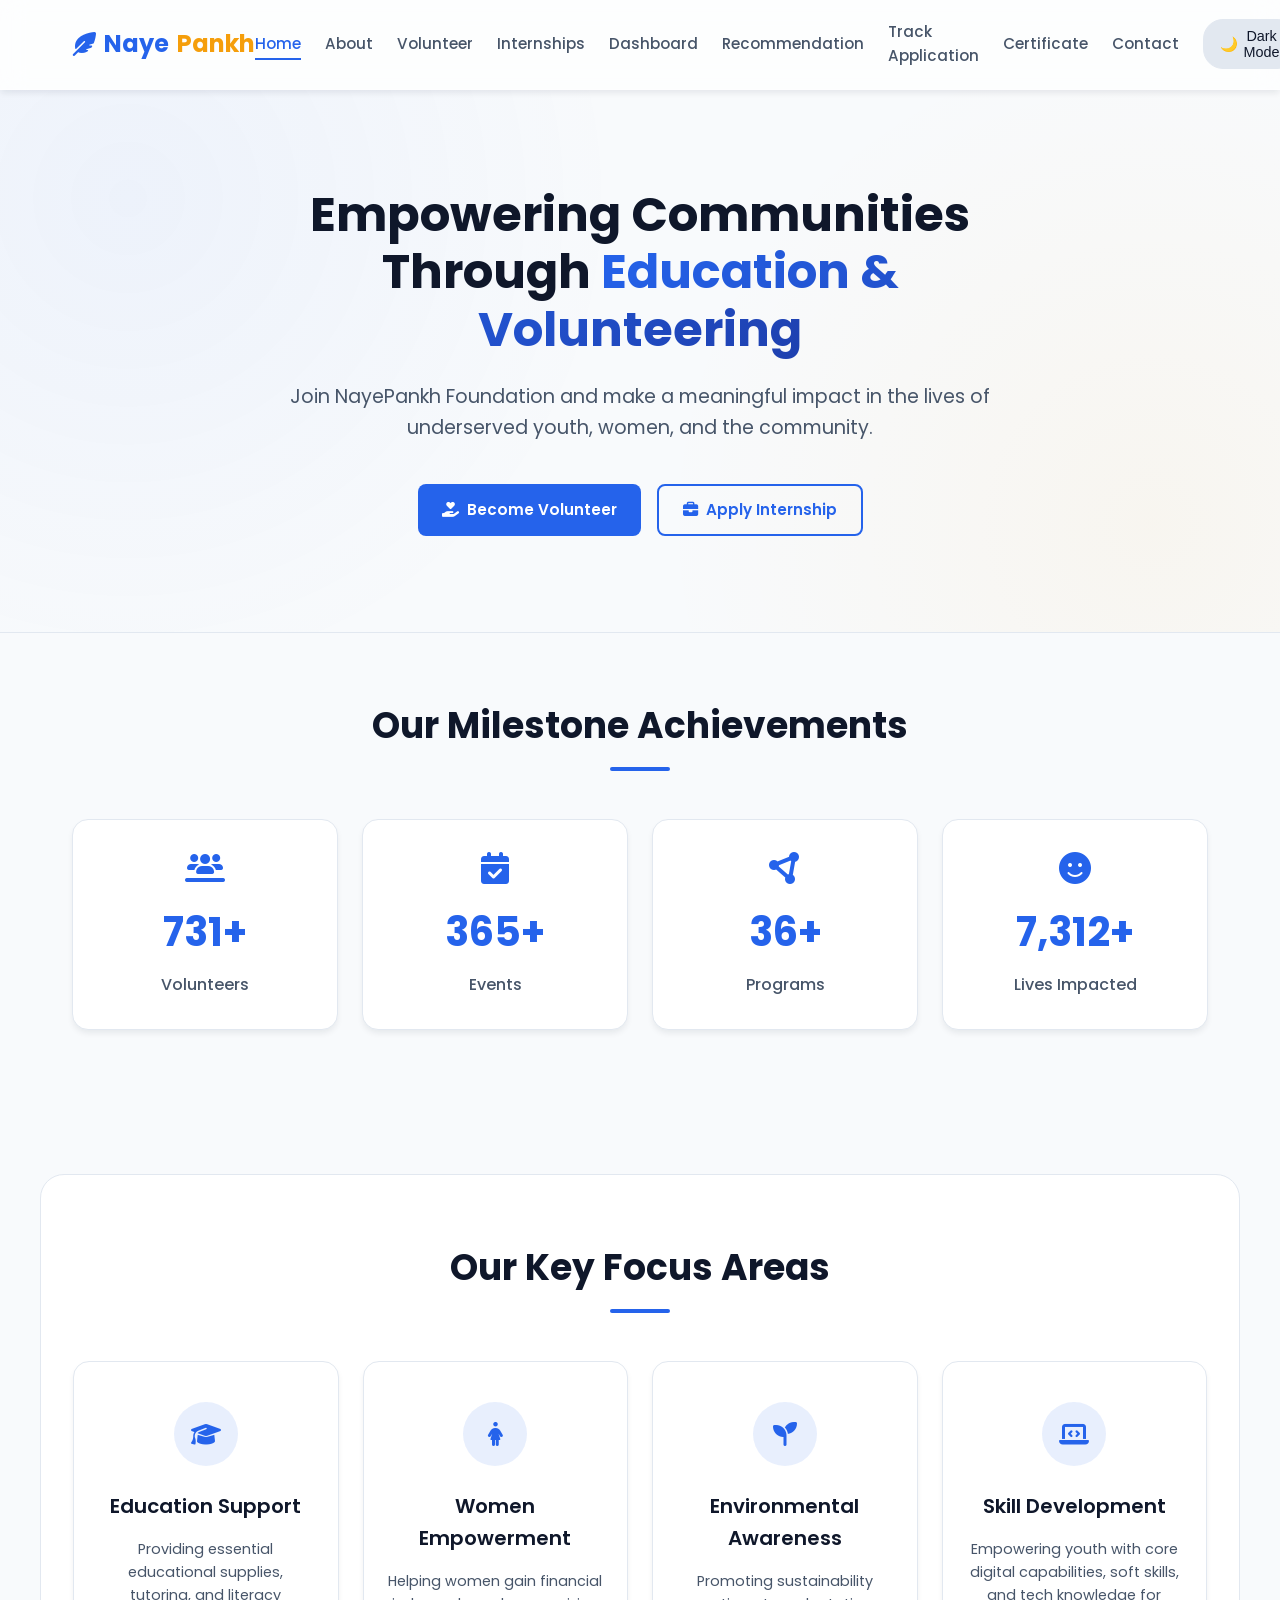
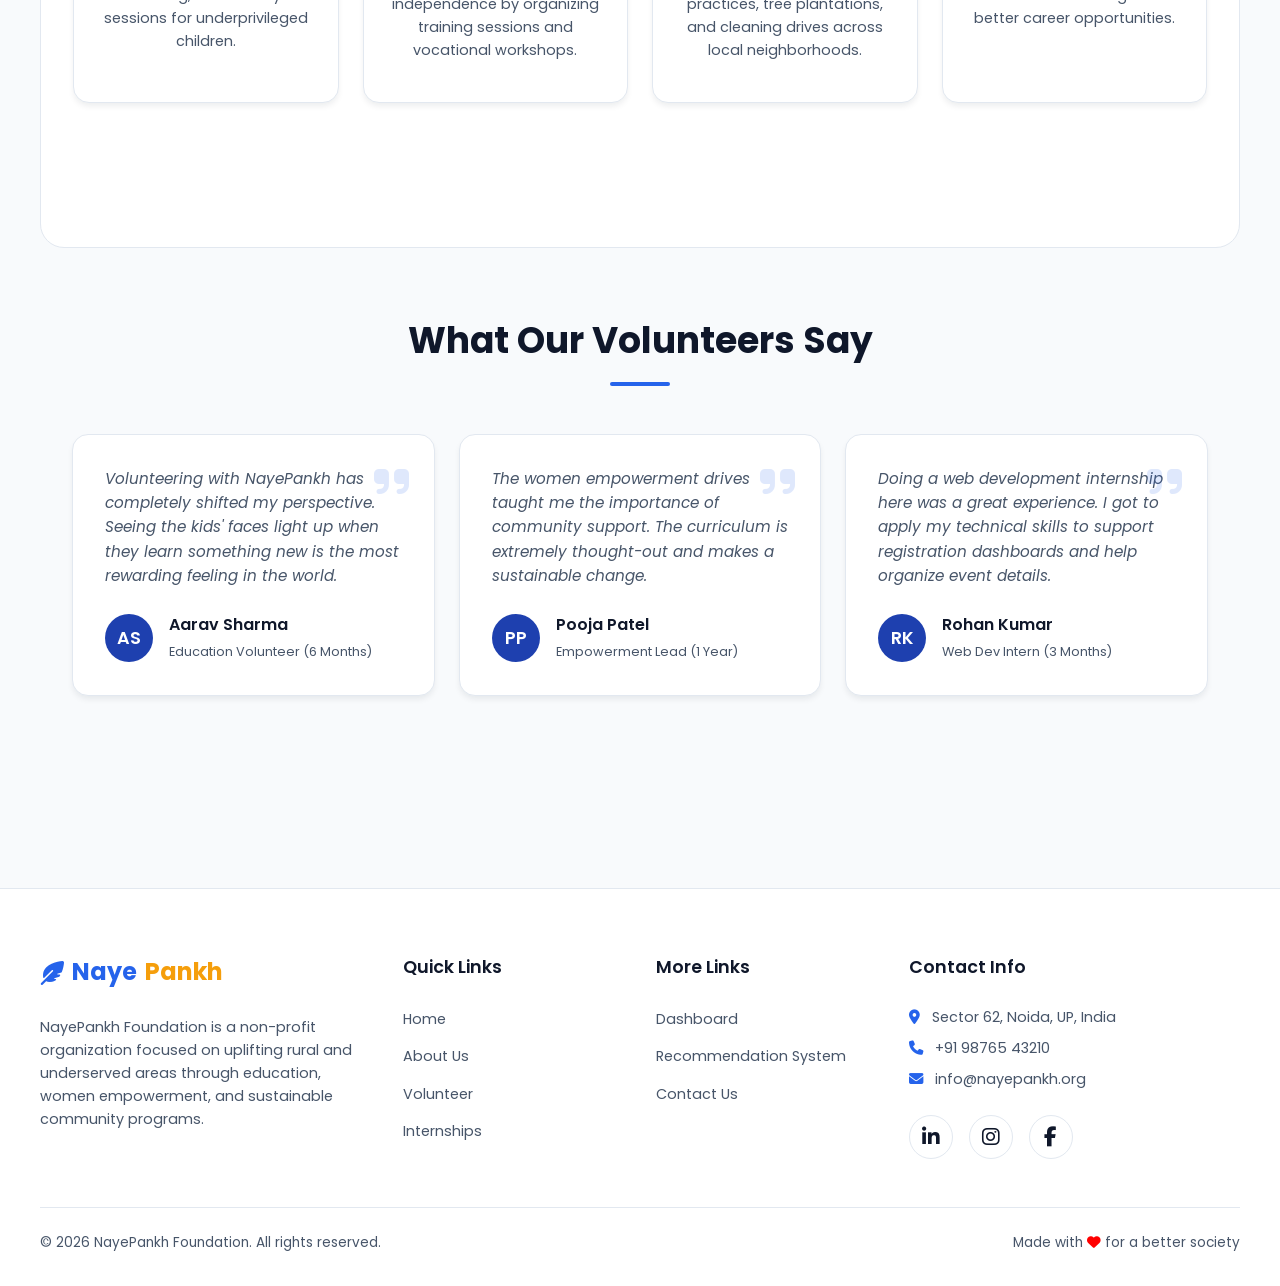
<file: index.html>
<!DOCTYPE html>
<html lang="en">
<head>
  <meta charset="UTF-8">
  <meta name="viewport" content="width=device-width, initial-scale=1.0">
  <title>NayePankh Foundation - Empowering Communities</title>
  <!-- Google Fonts Poppins -->
  <link href="https://fonts.googleapis.com/css2?family=Poppins:wght@300;400;500;600;700&display=swap" rel="stylesheet">
  <!-- FontAwesome for Icons -->
  <link rel="stylesheet" href="https://cdnjs.cloudflare.com/ajax/libs/font-awesome/6.4.0/css/all.min.css">
  <!-- Stylesheets -->
  <link rel="stylesheet" href="css/style.css">
  <!-- Darkmode detection script to prevent FOUC -->
  <script src="js/darkmode.js"></script>
</head>
<body>

  <!-- Navigation Bar -->
  <header class="navbar-container">
    <div class="navbar">
      <div class="logo-container">
        <a href="index.html" class="logo">
          <i class="fa-solid fa-feather-pointed"></i> Naye<span>Pankh</span>
        </a>
      </div>
      
      <button class="mobile-nav-toggle" aria-label="Toggle Navigation">
        <span></span>
        <span></span>
        <span></span>
      </button>

      <nav class="nav-links">
        <a href="index.html" class="nav-link active">Home</a>
        <a href="about.html" class="nav-link">About</a>
        <a href="volunteer.html" class="nav-link">Volunteer</a>
        <a href="internship.html" class="nav-link">Internships</a>
        <a href="dashboard.html" class="nav-link">Dashboard</a>
        <a href="recommendation.html" class="nav-link">Recommendation</a>
        <a href="tracker.html" class="nav-link">Track Application</a>
        <a href="certificate.html" class="nav-link">Certificate</a>
        <a href="contact.html" class="nav-link">Contact</a>
        <button class="btn-theme-toggle" id="theme-toggle">
          <span id="theme-toggle-icon">🌙</span> <span id="theme-toggle-text">Dark Mode</span>
        </button>
      </nav>
    </div>
  </header>

  <!-- Hero Section -->
  <section class="hero fade-in">
    <div class="hero-content">
      <h1>Empowering Communities Through <span>Education & Volunteering</span></h1>
      <p>Join NayePankh Foundation and make a meaningful impact in the lives of underserved youth, women, and the community.</p>
      <div class="hero-cta">
        <a href="volunteer.html" class="btn btn-primary"><i class="fa-solid fa-hand-holding-heart"></i> Become Volunteer</a>
        <a href="internship.html" class="btn btn-secondary"><i class="fa-solid fa-briefcase"></i> Apply Internship</a>
      </div>
    </div>
  </section>

  <!-- Statistics Section -->
  <section class="container slide-up">
    <h2 class="section-title">Our Milestone Achievements</h2>
    <div class="stats-grid">
      <div class="stats-card hover-scale">
        <i class="fa-solid fa-users-line" style="font-size: 2rem; color: var(--primary); margin-bottom: 1rem;"></i>
        <h3 data-counter data-target="1000+">1000+</h3>
        <p>Volunteers</p>
      </div>
      <div class="stats-card hover-scale">
        <i class="fa-solid fa-calendar-check" style="font-size: 2rem; color: var(--primary); margin-bottom: 1rem;"></i>
        <h3 data-counter data-target="500+">500+</h3>
        <p>Events</p>
      </div>
      <div class="stats-card hover-scale">
        <i class="fa-solid fa-circle-nodes" style="font-size: 2rem; color: var(--primary); margin-bottom: 1rem;"></i>
        <h3 data-counter data-target="50+">50+</h3>
        <p>Programs</p>
      </div>
      <div class="stats-card hover-scale">
        <i class="fa-solid fa-face-smile" style="font-size: 2rem; color: var(--primary); margin-bottom: 1rem;"></i>
        <h3 data-counter data-target="10000+">10000+</h3>
        <p>Lives Impacted</p>
      </div>
    </div>
  </section>

  <!-- Programs Section -->
  <section class="container slide-up" style="background-color: var(--surface); border-radius: 24px; border: 1px solid var(--border-color); padding: 4rem 2rem;">
    <h2 class="section-title">Our Key Focus Areas</h2>
    <div class="programs-grid">
      <div class="program-card hover-scale">
        <div class="icon-wrapper">
          <i class="fa-solid fa-graduation-cap"></i>
        </div>
        <h4>Education Support</h4>
        <p>Providing essential educational supplies, tutoring, and literacy sessions for underprivileged children.</p>
      </div>
      <div class="program-card hover-scale">
        <div class="icon-wrapper">
          <i class="fa-solid fa-person-dress"></i>
        </div>
        <h4>Women Empowerment</h4>
        <p>Helping women gain financial independence by organizing training sessions and vocational workshops.</p>
      </div>
      <div class="program-card hover-scale">
        <div class="icon-wrapper">
          <i class="fa-solid fa-seedling"></i>
        </div>
        <h4>Environmental Awareness</h4>
        <p>Promoting sustainability practices, tree plantations, and cleaning drives across local neighborhoods.</p>
      </div>
      <div class="program-card hover-scale">
        <div class="icon-wrapper">
          <i class="fa-solid fa-laptop-code"></i>
        </div>
        <h4>Skill Development</h4>
        <p>Empowering youth with core digital capabilities, soft skills, and tech knowledge for better career opportunities.</p>
      </div>
    </div>
  </section>

  <!-- Testimonials Section -->
  <section class="container slide-up">
    <h2 class="section-title">What Our Volunteers Say</h2>
    <div class="testimonials-grid">
      
      <div class="testimonial-card hover-scale">
        <span class="quote-icon"><i class="fa-solid fa-quote-right"></i></span>
        <p>Volunteering with NayePankh has completely shifted my perspective. Seeing the kids' faces light up when they learn something new is the most rewarding feeling in the world.</p>
        <div class="testimonial-author">
          <div class="author-avatar">AS</div>
          <div class="author-info">
            <h5>Aarav Sharma</h5>
            <span>Education Volunteer (6 Months)</span>
          </div>
        </div>
      </div>

      <div class="testimonial-card hover-scale">
        <span class="quote-icon"><i class="fa-solid fa-quote-right"></i></span>
        <p>The women empowerment drives taught me the importance of community support. The curriculum is extremely thought-out and makes a sustainable change.</p>
        <div class="testimonial-author">
          <div class="author-avatar">PP</div>
          <div class="author-info">
            <h5>Pooja Patel</h5>
            <span>Empowerment Lead (1 Year)</span>
          </div>
        </div>
      </div>

      <div class="testimonial-card hover-scale">
        <span class="quote-icon"><i class="fa-solid fa-quote-right"></i></span>
        <p>Doing a web development internship here was a great experience. I got to apply my technical skills to support registration dashboards and help organize event details.</p>
        <div class="testimonial-author">
          <div class="author-avatar">RK</div>
          <div class="author-info">
            <h5>Rohan Kumar</h5>
            <span>Web Dev Intern (3 Months)</span>
          </div>
        </div>
      </div>

    </div>
  </section>

  <!-- Footer Section -->
  <footer class="footer-container">
    <div class="footer">
      <div class="footer-col">
        <a href="index.html" class="logo" style="margin-bottom: 1.5rem; display: inline-flex;">
          <i class="fa-solid fa-feather-pointed"></i> Naye<span>Pankh</span>
        </a>
        <p>NayePankh Foundation is a non-profit organization focused on uplifting rural and underserved areas through education, women empowerment, and sustainable community programs.</p>
      </div>
      <div class="footer-col">
        <h4>Quick Links</h4>
        <ul class="footer-links">
          <li><a href="index.html">Home</a></li>
          <li><a href="about.html">About Us</a></li>
          <li><a href="volunteer.html">Volunteer</a></li>
          <li><a href="internship.html">Internships</a></li>
        </ul>
      </div>
      <div class="footer-col">
        <h4>More Links</h4>
        <ul class="footer-links">
          <li><a href="dashboard.html">Dashboard</a></li>
          <li><a href="recommendation.html">Recommendation System</a></li>
          <li><a href="contact.html">Contact Us</a></li>
        </ul>
      </div>
      <div class="footer-col">
        <h4>Contact Info</h4>
        <p style="margin-bottom: 0.5rem;"><i class="fa-solid fa-location-dot" style="color: var(--primary); margin-right: 0.5rem;"></i> Sector 62, Noida, UP, India</p>
        <p style="margin-bottom: 0.5rem;"><i class="fa-solid fa-phone" style="color: var(--primary); margin-right: 0.5rem;"></i> +91 98765 43210</p>
        <p style="margin-bottom: 1rem;"><i class="fa-solid fa-envelope" style="color: var(--primary); margin-right: 0.5rem;"></i> info@nayepankh.org</p>
        <div class="social-links">
          <a href="https://linkedin.com" target="_blank" class="social-btn" aria-label="LinkedIn"><i class="fa-brands fa-linkedin-in"></i></a>
          <a href="https://instagram.com" target="_blank" class="social-btn" aria-label="Instagram"><i class="fa-brands fa-instagram"></i></a>
          <a href="https://facebook.com" target="_blank" class="social-btn" aria-label="Facebook"><i class="fa-brands fa-facebook-f"></i></a>
        </div>
      </div>
    </div>
    <div class="footer-bottom">
      <p>&copy; 2026 NayePankh Foundation. All rights reserved.</p>
      <p>Made with <i class="fa-solid fa-heart" style="color: red;"></i> for a better society</p>
    </div>
  </footer>

  <!-- Scripts -->
  <script src="js/script.js"></script>
</body>
</html>
</file>
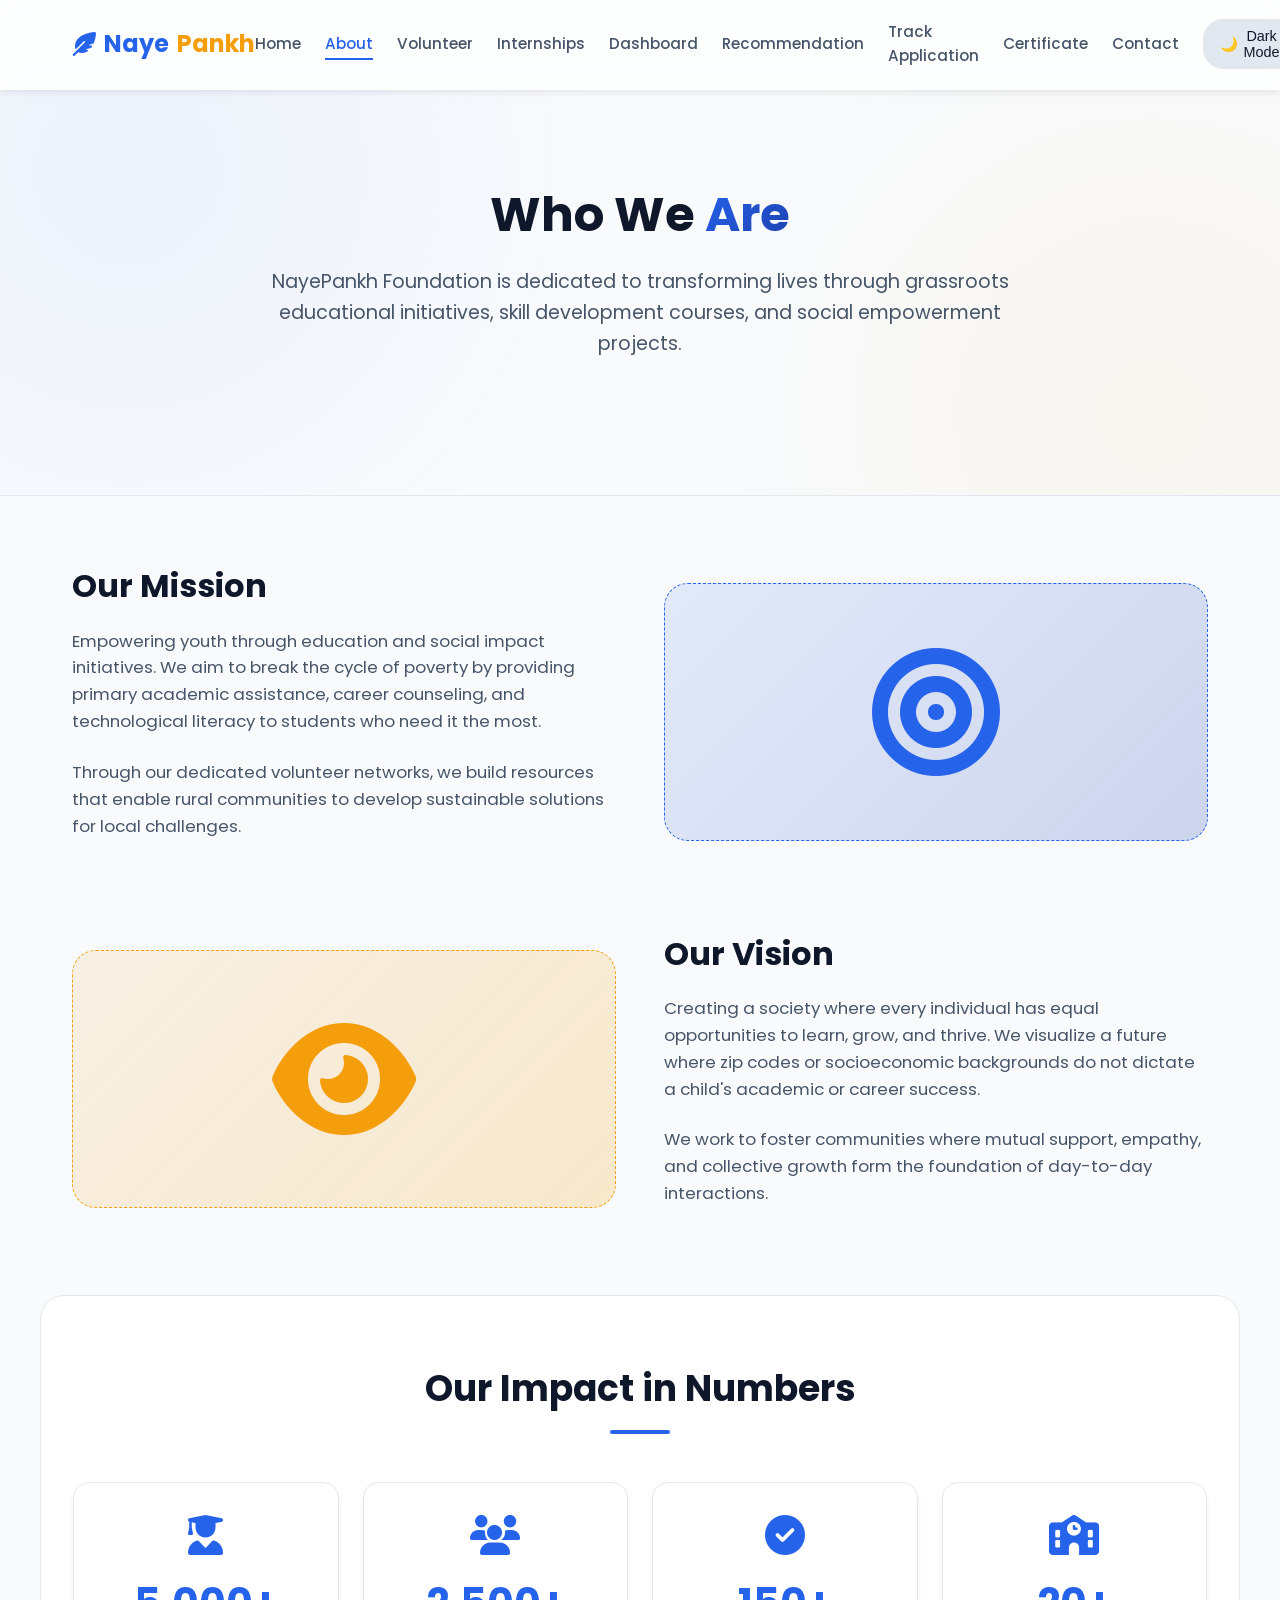
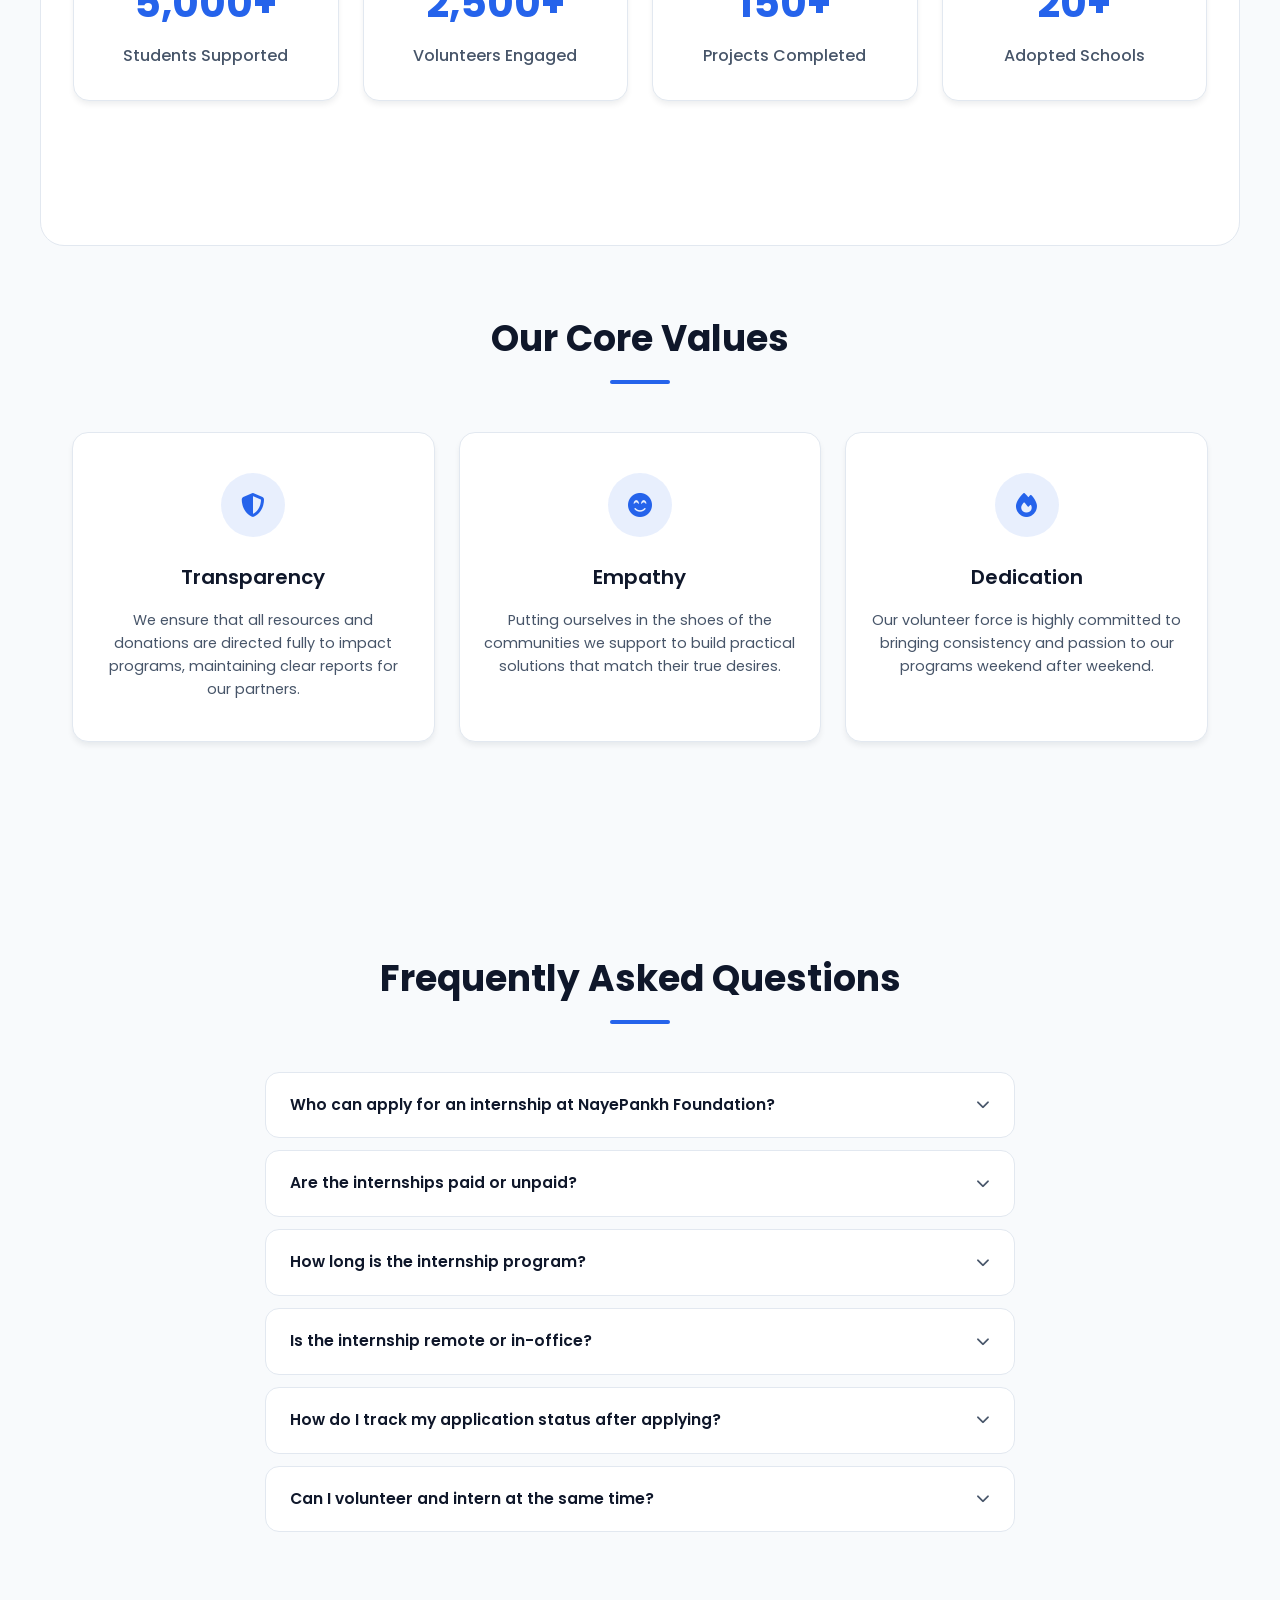
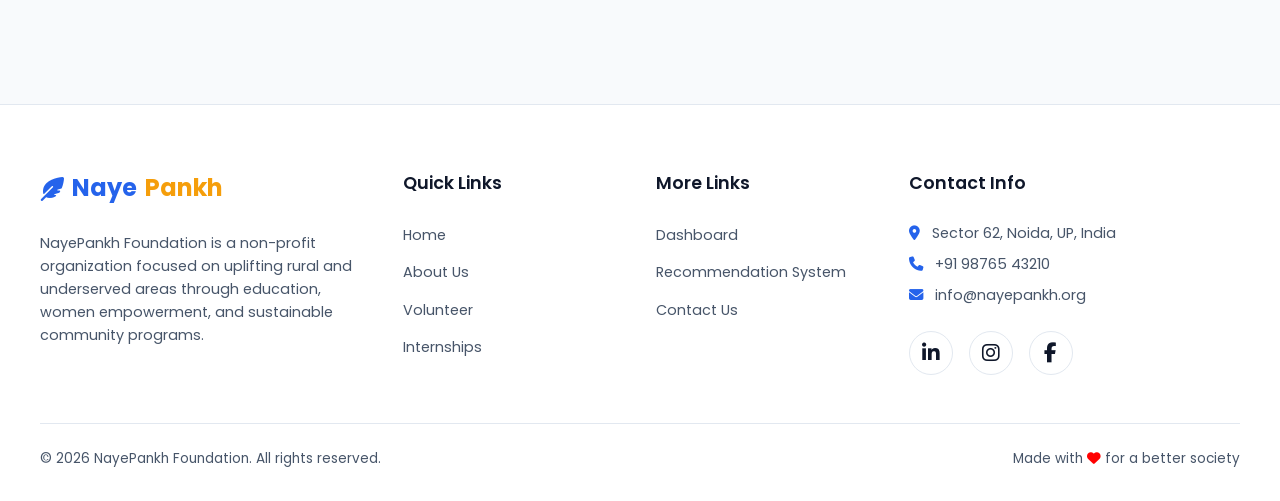
<file: about.html>
<!DOCTYPE html>
<html lang="en">
<head>
  <meta charset="UTF-8">
  <meta name="viewport" content="width=device-width, initial-scale=1.0">
  <title>About Us - NayePankh Foundation</title>
  <!-- Google Fonts Poppins -->
  <link href="https://fonts.googleapis.com/css2?family=Poppins:wght@300;400;500;600;700&display=swap" rel="stylesheet">
  <!-- FontAwesome for Icons -->
  <link rel="stylesheet" href="https://cdnjs.cloudflare.com/ajax/libs/font-awesome/6.4.0/css/all.min.css">
  <!-- Stylesheets -->
  <link rel="stylesheet" href="css/style.css">
  <!-- Darkmode detection script to prevent FOUC -->
  <script src="js/darkmode.js"></script>
</head>
<body>

  <!-- Navigation Bar -->
  <header class="navbar-container">
    <div class="navbar">
      <div class="logo-container">
        <a href="index.html" class="logo">
          <i class="fa-solid fa-feather-pointed"></i> Naye<span>Pankh</span>
        </a>
      </div>
      
      <button class="mobile-nav-toggle" aria-label="Toggle Navigation">
        <span></span>
        <span></span>
        <span></span>
      </button>

      <nav class="nav-links">
        <a href="index.html" class="nav-link">Home</a>
        <a href="about.html" class="nav-link active">About</a>
        <a href="volunteer.html" class="nav-link">Volunteer</a>
        <a href="internship.html" class="nav-link">Internships</a>
        <a href="dashboard.html" class="nav-link">Dashboard</a>
        <a href="recommendation.html" class="nav-link">Recommendation</a>
        <a href="tracker.html" class="nav-link">Track Application</a>
        <a href="certificate.html" class="nav-link">Certificate</a>
        <a href="contact.html" class="nav-link">Contact</a>
        <button class="btn-theme-toggle" id="theme-toggle">
          <span id="theme-toggle-icon">🌙</span> <span id="theme-toggle-text">Dark Mode</span>
        </button>
      </nav>
    </div>
  </header>

  <!-- Hero / Header Section -->
  <section class="hero fade-in">
    <div class="hero-content">
      <h1>Who We <span>Are</span></h1>
      <p>NayePankh Foundation is dedicated to transforming lives through grassroots educational initiatives, skill development courses, and social empowerment projects.</p>
    </div>
  </section>

  <!-- Mission & Vision Section -->
  <section class="container slide-up">
    <div class="about-sections">
      
      <!-- Mission Row -->
      <div class="about-row">
        <div class="about-text">
          <h3>Our Mission</h3>
          <p>Empowering youth through education and social impact initiatives. We aim to break the cycle of poverty by providing primary academic assistance, career counseling, and technological literacy to students who need it the most.</p>
          <p>Through our dedicated volunteer networks, we build resources that enable rural communities to develop sustainable solutions for local challenges.</p>
        </div>
        <div style="background: linear-gradient(135deg, rgba(37,99,235,0.1) 0%, rgba(30,64,175,0.2) 100%); border-radius: 24px; padding: 4rem 2rem; display: flex; justify-content: center; align-items: center; border: 1px dashed var(--primary);">
          <i class="fa-solid fa-bullseye" style="font-size: 8rem; color: var(--primary);"></i>
        </div>
      </div>

      <!-- Vision Row -->
      <div class="about-row" style="direction: rtl;">
        <!-- Text container goes left visually in light modes, but we override typography direction below -->
        <div class="about-text" style="direction: ltr; text-align: left;">
          <h3>Our Vision</h3>
          <p>Creating a society where every individual has equal opportunities to learn, grow, and thrive. We visualize a future where zip codes or socioeconomic backgrounds do not dictate a child's academic or career success.</p>
          <p>We work to foster communities where mutual support, empathy, and collective growth form the foundation of day-to-day interactions.</p>
        </div>
        <div style="background: linear-gradient(135deg, rgba(245,158,11,0.1) 0%, rgba(245,158,11,0.2) 100%); border-radius: 24px; padding: 4rem 2rem; display: flex; justify-content: center; align-items: center; border: 1px dashed var(--accent);">
          <i class="fa-solid fa-eye" style="font-size: 8rem; color: var(--accent);"></i>
        </div>
      </div>

    </div>
  </section>

  <!-- Impact Metrics Section -->
  <section class="container slide-up" style="background-color: var(--surface); border-radius: 24px; border: 1px solid var(--border-color); padding: 4rem 2rem;">
    <h2 class="section-title">Our Impact in Numbers</h2>
    <div class="stats-grid">
      <div class="stats-card hover-scale">
        <i class="fa-solid fa-user-graduate" style="font-size: 2.5rem; color: var(--primary); margin-bottom: 1rem;"></i>
        <h3>5,000+</h3>
        <p>Students Supported</p>
      </div>
      <div class="stats-card hover-scale">
        <i class="fa-solid fa-users" style="font-size: 2.5rem; color: var(--primary); margin-bottom: 1rem;"></i>
        <h3>2,500+</h3>
        <p>Volunteers Engaged</p>
      </div>
      <div class="stats-card hover-scale">
        <i class="fa-solid fa-circle-check" style="font-size: 2.5rem; color: var(--primary); margin-bottom: 1rem;"></i>
        <h3>150+</h3>
        <p>Projects Completed</p>
      </div>
      <div class="stats-card hover-scale">
        <i class="fa-solid fa-school" style="font-size: 2.5rem; color: var(--primary); margin-bottom: 1rem;"></i>
        <h3>20+</h3>
        <p>Adopted Schools</p>
      </div>
    </div>
  </section>

  <!-- Core Values -->
  <section class="container slide-up">
    <h2 class="section-title">Our Core Values</h2>
    <div class="programs-grid" style="grid-template-columns: repeat(3, 1fr);">
      <div class="program-card hover-scale">
        <div class="icon-wrapper">
          <i class="fa-solid fa-shield-halved"></i>
        </div>
        <h4>Transparency</h4>
        <p>We ensure that all resources and donations are directed fully to impact programs, maintaining clear reports for our partners.</p>
      </div>
      <div class="program-card hover-scale">
        <div class="icon-wrapper">
          <i class="fa-solid fa-face-smile-beam"></i>
        </div>
        <h4>Empathy</h4>
        <p>Putting ourselves in the shoes of the communities we support to build practical solutions that match their true desires.</p>
      </div>
      <div class="program-card hover-scale">
        <div class="icon-wrapper">
          <i class="fa-solid fa-fire"></i>
        </div>
        <h4>Dedication</h4>
        <p>Our volunteer force is highly committed to bringing consistency and passion to our programs weekend after weekend.</p>
      </div>
    </div>
  </section>

  <!-- FAQ Section -->
  <section class="container slide-up">
    <h2 class="section-title">Frequently Asked Questions</h2>
    <div class="faq-section">

      <div class="faq-item">
        <div class="faq-question">
          Who can apply for an internship at NayePankh Foundation?
          <i class="fa-solid fa-chevron-down faq-chevron"></i>
        </div>
        <div class="faq-answer">
          <p>Any college or university student from any discipline is welcome to apply. We look for passion, commitment, and a willingness to learn. No prior work experience is required — just bring your enthusiasm and skills!</p>
        </div>
      </div>

      <div class="faq-item">
        <div class="faq-question">
          Are the internships paid or unpaid?
          <i class="fa-solid fa-chevron-down faq-chevron"></i>
        </div>
        <div class="faq-answer">
          <p>Our internships are currently unpaid (pro-bono), but you will receive a verifiable Certificate of Completion, a LinkedIn recommendation letter, and invaluable real-world project experience that significantly boosts your portfolio.</p>
        </div>
      </div>

      <div class="faq-item">
        <div class="faq-question">
          How long is the internship program?
          <i class="fa-solid fa-chevron-down faq-chevron"></i>
        </div>
        <div class="faq-answer">
          <p>Internship durations range from 1 to 6 months depending on the role. Most technical roles (Web Dev, ML, Python) are 2–3 months, while design roles are typically 2 months. You can check specific durations on the Internships page.</p>
        </div>
      </div>

      <div class="faq-item">
        <div class="faq-question">
          Is the internship remote or in-office?
          <i class="fa-solid fa-chevron-down faq-chevron"></i>
        </div>
        <div class="faq-answer">
          <p>All our internships are 100% remote. You can work from anywhere in India (or the world!) as long as you have a stable internet connection and are able to attend virtual team meetings.</p>
        </div>
      </div>

      <div class="faq-item">
        <div class="faq-question">
          How do I track my application status after applying?
          <i class="fa-solid fa-chevron-down faq-chevron"></i>
        </div>
        <div class="faq-answer">
          <p>We have a dedicated <a href="tracker.html" style="color:var(--primary);font-weight:600;">Application Tracker</a> page. Simply enter the email address you used to apply and you'll see a live status update showing where you are in the selection process.</p>
        </div>
      </div>

      <div class="faq-item">
        <div class="faq-question">
          Can I volunteer and intern at the same time?
          <i class="fa-solid fa-chevron-down faq-chevron"></i>
        </div>
        <div class="faq-answer">
          <p>Yes! Many of our team members both volunteer and intern simultaneously. In fact, active volunteers are given preference during the internship selection process as they already understand our culture and mission.</p>
        </div>
      </div>

    </div>
  </section>

  <!-- Footer Section -->
  <footer class="footer-container">
    <div class="footer">
      <div class="footer-col">
        <a href="index.html" class="logo" style="margin-bottom: 1.5rem; display: inline-flex;">
          <i class="fa-solid fa-feather-pointed"></i> Naye<span>Pankh</span>
        </a>
        <p>NayePankh Foundation is a non-profit organization focused on uplifting rural and underserved areas through education, women empowerment, and sustainable community programs.</p>
      </div>
      <div class="footer-col">
        <h4>Quick Links</h4>
        <ul class="footer-links">
          <li><a href="index.html">Home</a></li>
          <li><a href="about.html">About Us</a></li>
          <li><a href="volunteer.html">Volunteer</a></li>
          <li><a href="internship.html">Internships</a></li>
        </ul>
      </div>
      <div class="footer-col">
        <h4>More Links</h4>
        <ul class="footer-links">
          <li><a href="dashboard.html">Dashboard</a></li>
          <li><a href="recommendation.html">Recommendation System</a></li>
          <li><a href="contact.html">Contact Us</a></li>
        </ul>
      </div>
      <div class="footer-col">
        <h4>Contact Info</h4>
        <p style="margin-bottom: 0.5rem;"><i class="fa-solid fa-location-dot" style="color: var(--primary); margin-right: 0.5rem;"></i> Sector 62, Noida, UP, India</p>
        <p style="margin-bottom: 0.5rem;"><i class="fa-solid fa-phone" style="color: var(--primary); margin-right: 0.5rem;"></i> +91 98765 43210</p>
        <p style="margin-bottom: 1rem;"><i class="fa-solid fa-envelope" style="color: var(--primary); margin-right: 0.5rem;"></i> info@nayepankh.org</p>
        <div class="social-links">
          <a href="https://linkedin.com" target="_blank" class="social-btn" aria-label="LinkedIn"><i class="fa-brands fa-linkedin-in"></i></a>
          <a href="https://instagram.com" target="_blank" class="social-btn" aria-label="Instagram"><i class="fa-brands fa-instagram"></i></a>
          <a href="https://facebook.com" target="_blank" class="social-btn" aria-label="Facebook"><i class="fa-brands fa-facebook-f"></i></a>
        </div>
      </div>
    </div>
    <div class="footer-bottom">
      <p>&copy; 2026 NayePankh Foundation. All rights reserved.</p>
      <p>Made with <i class="fa-solid fa-heart" style="color: red;"></i> for a better society</p>
    </div>
  </footer>

  <!-- Scripts -->
  <script src="js/script.js"></script>
</body>
</html>
</file>
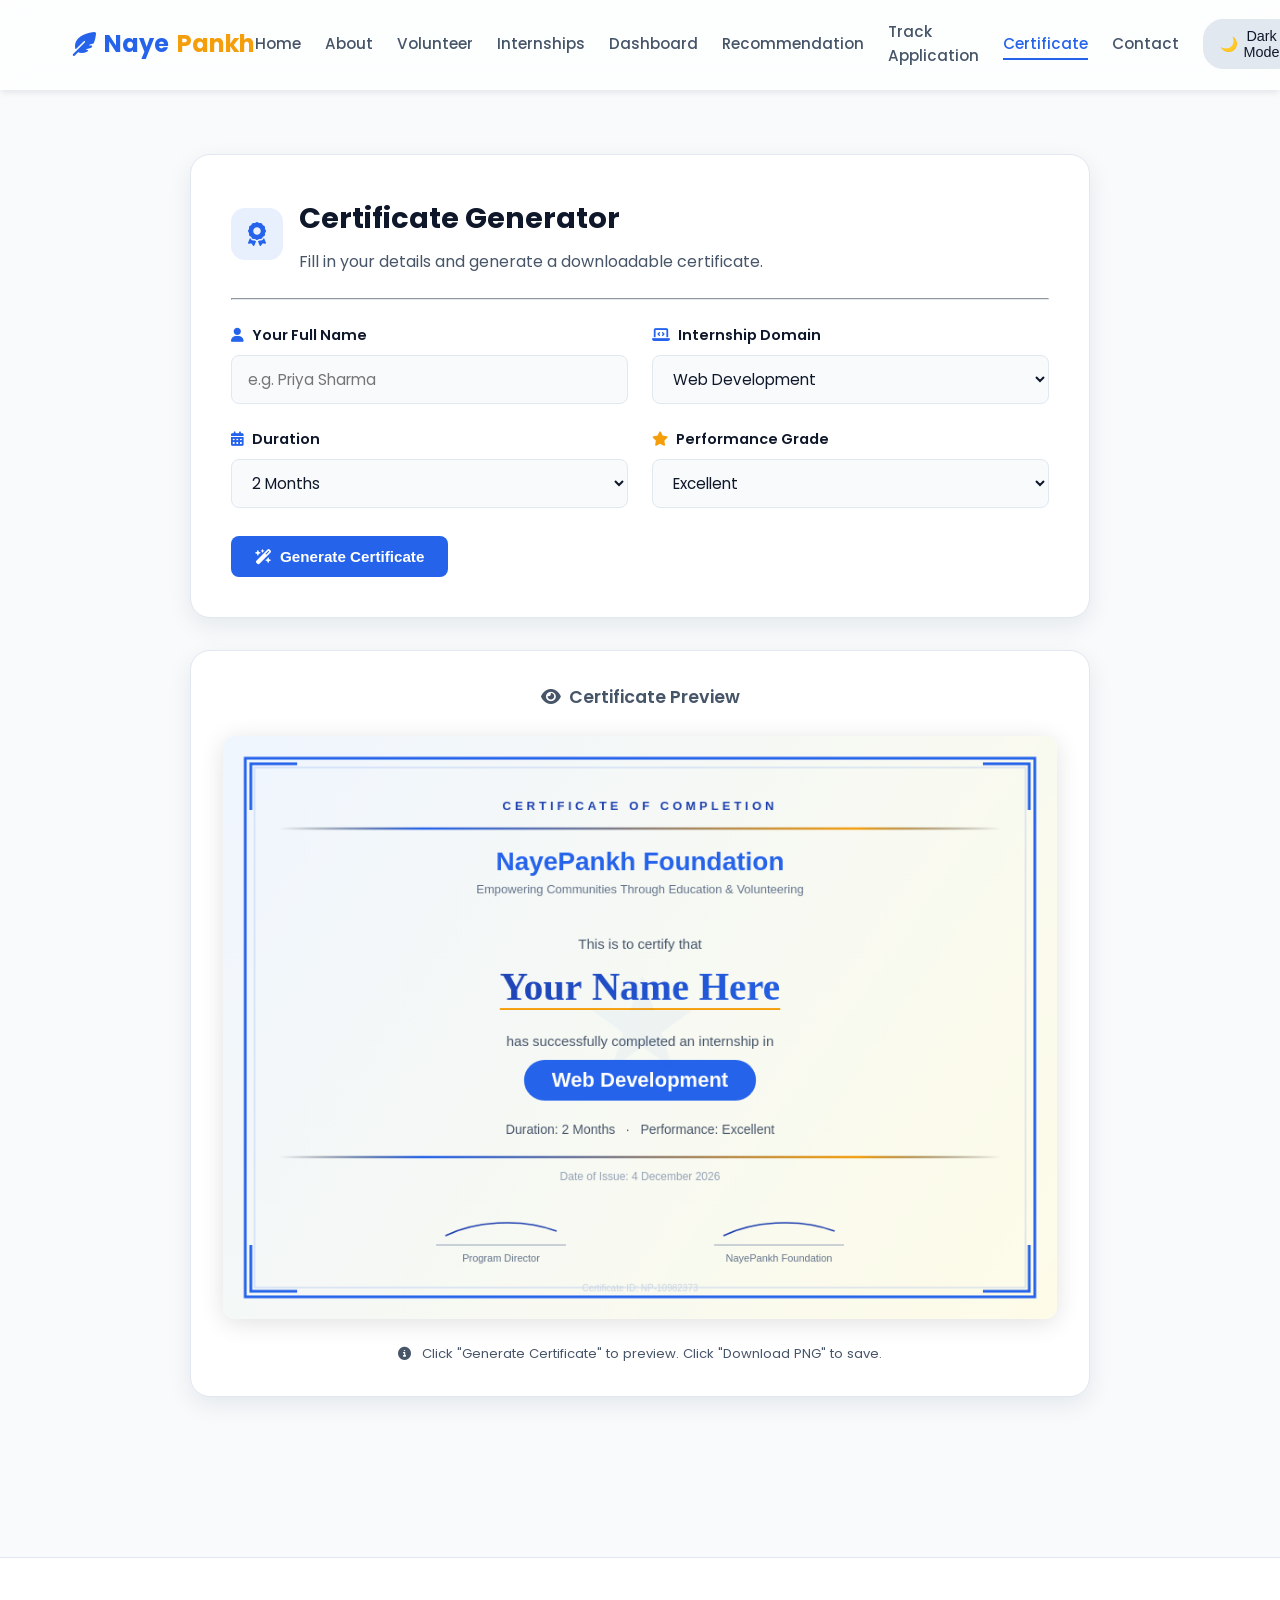
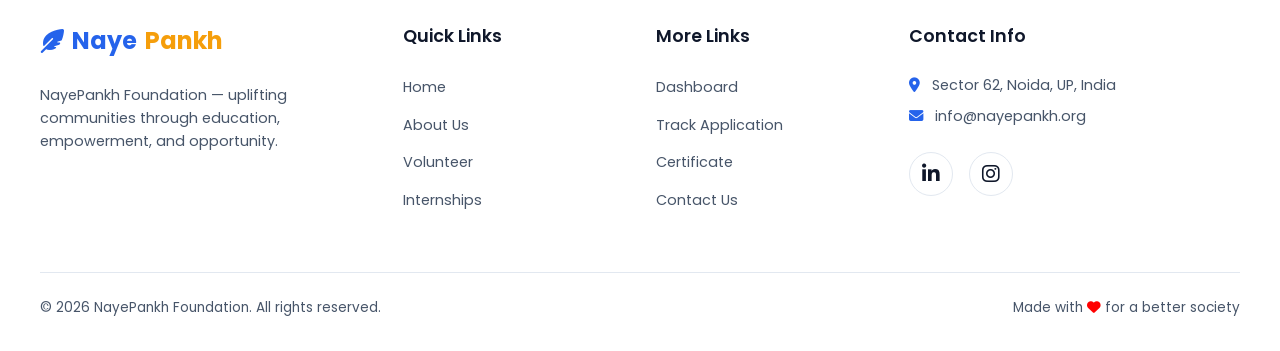
<file: certificate.html>
<!DOCTYPE html>
<html lang="en">
<head>
  <meta charset="UTF-8">
  <meta name="viewport" content="width=device-width, initial-scale=1.0">
  <title>Certificate Generator - NayePankh Foundation</title>
  <meta name="description" content="Generate and download your NayePankh Foundation volunteer certificate as a PDF-ready image.">
  <link href="https://fonts.googleapis.com/css2?family=Poppins:wght@300;400;500;600;700&display=swap" rel="stylesheet">
  <link rel="stylesheet" href="https://cdnjs.cloudflare.com/ajax/libs/font-awesome/6.4.0/css/all.min.css">
  <link rel="stylesheet" href="css/style.css">
  <script src="js/darkmode.js"></script>
</head>
<body>

  <!-- Navigation Bar -->
  <header class="navbar-container">
    <div class="navbar">
      <div class="logo-container">
        <a href="index.html" class="logo">
          <i class="fa-solid fa-feather-pointed"></i> Naye<span>Pankh</span>
        </a>
      </div>
      <button class="mobile-nav-toggle" aria-label="Toggle Navigation">
        <span></span><span></span><span></span>
      </button>
      <nav class="nav-links">
        <a href="index.html" class="nav-link">Home</a>
        <a href="about.html" class="nav-link">About</a>
        <a href="volunteer.html" class="nav-link">Volunteer</a>
        <a href="internship.html" class="nav-link">Internships</a>
        <a href="dashboard.html" class="nav-link">Dashboard</a>
        <a href="recommendation.html" class="nav-link">Recommendation</a>
        <a href="tracker.html" class="nav-link">Track Application</a>
        <a href="certificate.html" class="nav-link active">Certificate</a>
        <a href="contact.html" class="nav-link">Contact</a>
        <button class="btn-theme-toggle" id="theme-toggle">
          <span id="theme-toggle-icon">🌙</span> <span id="theme-toggle-text">Dark Mode</span>
        </button>
      </nav>
    </div>
  </header>

  <main class="container fade-in">

    <div class="certificate-page">

      <!-- Controls -->
      <div class="cert-controls">
        <div style="display:flex;align-items:center;gap:1rem;margin-bottom:0.5rem;">
          <div style="width:52px;height:52px;background:rgba(37,99,235,0.1);border-radius:14px;display:flex;align-items:center;justify-content:center;font-size:1.5rem;color:var(--primary);">
            <i class="fa-solid fa-award"></i>
          </div>
          <div>
            <h2>Certificate Generator</h2>
            <p class="subtitle" style="margin-bottom:0;">Fill in your details and generate a downloadable certificate.</p>
          </div>
        </div>

        <hr style="margin:1.5rem 0;border-color:var(--border-color);">

        <div class="cert-form-row">
          <div class="form-group" style="margin-bottom:0;">
            <label for="cert-name"><i class="fa-solid fa-user" style="margin-right:0.5rem;color:var(--primary);"></i>Your Full Name</label>
            <input type="text" id="cert-name" class="form-control" placeholder="e.g. Priya Sharma" value="">
          </div>
          <div class="form-group" style="margin-bottom:0;">
            <label for="cert-domain"><i class="fa-solid fa-laptop-code" style="margin-right:0.5rem;color:var(--primary);"></i>Internship Domain</label>
            <select id="cert-domain" class="form-control">
              <option value="Web Development">Web Development</option>
              <option value="Full Stack Development">Full Stack Development</option>
              <option value="Python Development">Python Development</option>
              <option value="Machine Learning">Machine Learning</option>
              <option value="UI/UX Design">UI/UX Design</option>
              <option value="Digital Marketing">Digital Marketing</option>
              <option value="Data Analytics">Data Analytics</option>
            </select>
          </div>
        </div>

        <div class="cert-form-row" style="margin-top:1.25rem;">
          <div class="form-group" style="margin-bottom:0;">
            <label for="cert-duration"><i class="fa-solid fa-calendar-days" style="margin-right:0.5rem;color:var(--primary);"></i>Duration</label>
            <select id="cert-duration" class="form-control">
              <option value="1 Month">1 Month</option>
              <option value="2 Months" selected>2 Months</option>
              <option value="3 Months">3 Months</option>
              <option value="4 Months">4 Months</option>
              <option value="6 Months">6 Months</option>
            </select>
          </div>
          <div class="form-group" style="margin-bottom:0;">
            <label for="cert-grade"><i class="fa-solid fa-star" style="margin-right:0.5rem;color:var(--accent);"></i>Performance Grade</label>
            <select id="cert-grade" class="form-control">
              <option value="Outstanding">Outstanding</option>
              <option value="Excellent" selected>Excellent</option>
              <option value="Very Good">Very Good</option>
              <option value="Good">Good</option>
            </select>
          </div>
        </div>

        <div style="margin-top:1.75rem;display:flex;gap:1rem;flex-wrap:wrap;">
          <button id="generate-cert-btn" class="btn btn-primary">
            <i class="fa-solid fa-wand-magic-sparkles"></i> Generate Certificate
          </button>
          <button id="download-cert-btn" class="btn btn-secondary" style="display:none;">
            <i class="fa-solid fa-download"></i> Download PNG
          </button>
        </div>
      </div>

      <!-- Canvas Preview -->
      <div class="cert-canvas-wrapper">
        <h3><i class="fa-solid fa-eye" style="margin-right:0.5rem;"></i>Certificate Preview</h3>
        <canvas id="certificateCanvas" width="900" height="630"></canvas>
        <p style="font-size:0.82rem;color:var(--text-secondary);margin-top:1rem;">
          <i class="fa-solid fa-circle-info" style="margin-right:0.4rem;"></i>
          Click "Generate Certificate" to preview. Click "Download PNG" to save.
        </p>
      </div>

    </div>
  </main>

  <!-- Footer -->
  <footer class="footer-container">
    <div class="footer">
      <div class="footer-col">
        <a href="index.html" class="logo" style="margin-bottom:1.5rem;display:inline-flex;">
          <i class="fa-solid fa-feather-pointed"></i> Naye<span>Pankh</span>
        </a>
        <p>NayePankh Foundation — uplifting communities through education, empowerment, and opportunity.</p>
      </div>
      <div class="footer-col">
        <h4>Quick Links</h4>
        <ul class="footer-links">
          <li><a href="index.html">Home</a></li>
          <li><a href="about.html">About Us</a></li>
          <li><a href="volunteer.html">Volunteer</a></li>
          <li><a href="internship.html">Internships</a></li>
        </ul>
      </div>
      <div class="footer-col">
        <h4>More Links</h4>
        <ul class="footer-links">
          <li><a href="dashboard.html">Dashboard</a></li>
          <li><a href="tracker.html">Track Application</a></li>
          <li><a href="certificate.html">Certificate</a></li>
          <li><a href="contact.html">Contact Us</a></li>
        </ul>
      </div>
      <div class="footer-col">
        <h4>Contact Info</h4>
        <p style="margin-bottom:0.5rem;"><i class="fa-solid fa-location-dot" style="color:var(--primary);margin-right:0.5rem;"></i> Sector 62, Noida, UP, India</p>
        <p style="margin-bottom:0.5rem;"><i class="fa-solid fa-envelope" style="color:var(--primary);margin-right:0.5rem;"></i> info@nayepankh.org</p>
        <div class="social-links">
          <a href="https://linkedin.com" target="_blank" class="social-btn" aria-label="LinkedIn"><i class="fa-brands fa-linkedin-in"></i></a>
          <a href="https://instagram.com" target="_blank" class="social-btn" aria-label="Instagram"><i class="fa-brands fa-instagram"></i></a>
        </div>
      </div>
    </div>
    <div class="footer-bottom">
      <p>&copy; 2026 NayePankh Foundation. All rights reserved.</p>
      <p>Made with <i class="fa-solid fa-heart" style="color:red;"></i> for a better society</p>
    </div>
  </footer>

  <script src="js/script.js"></script>
  <script src="js/certificate.js"></script>
</body>
</html>
</file>
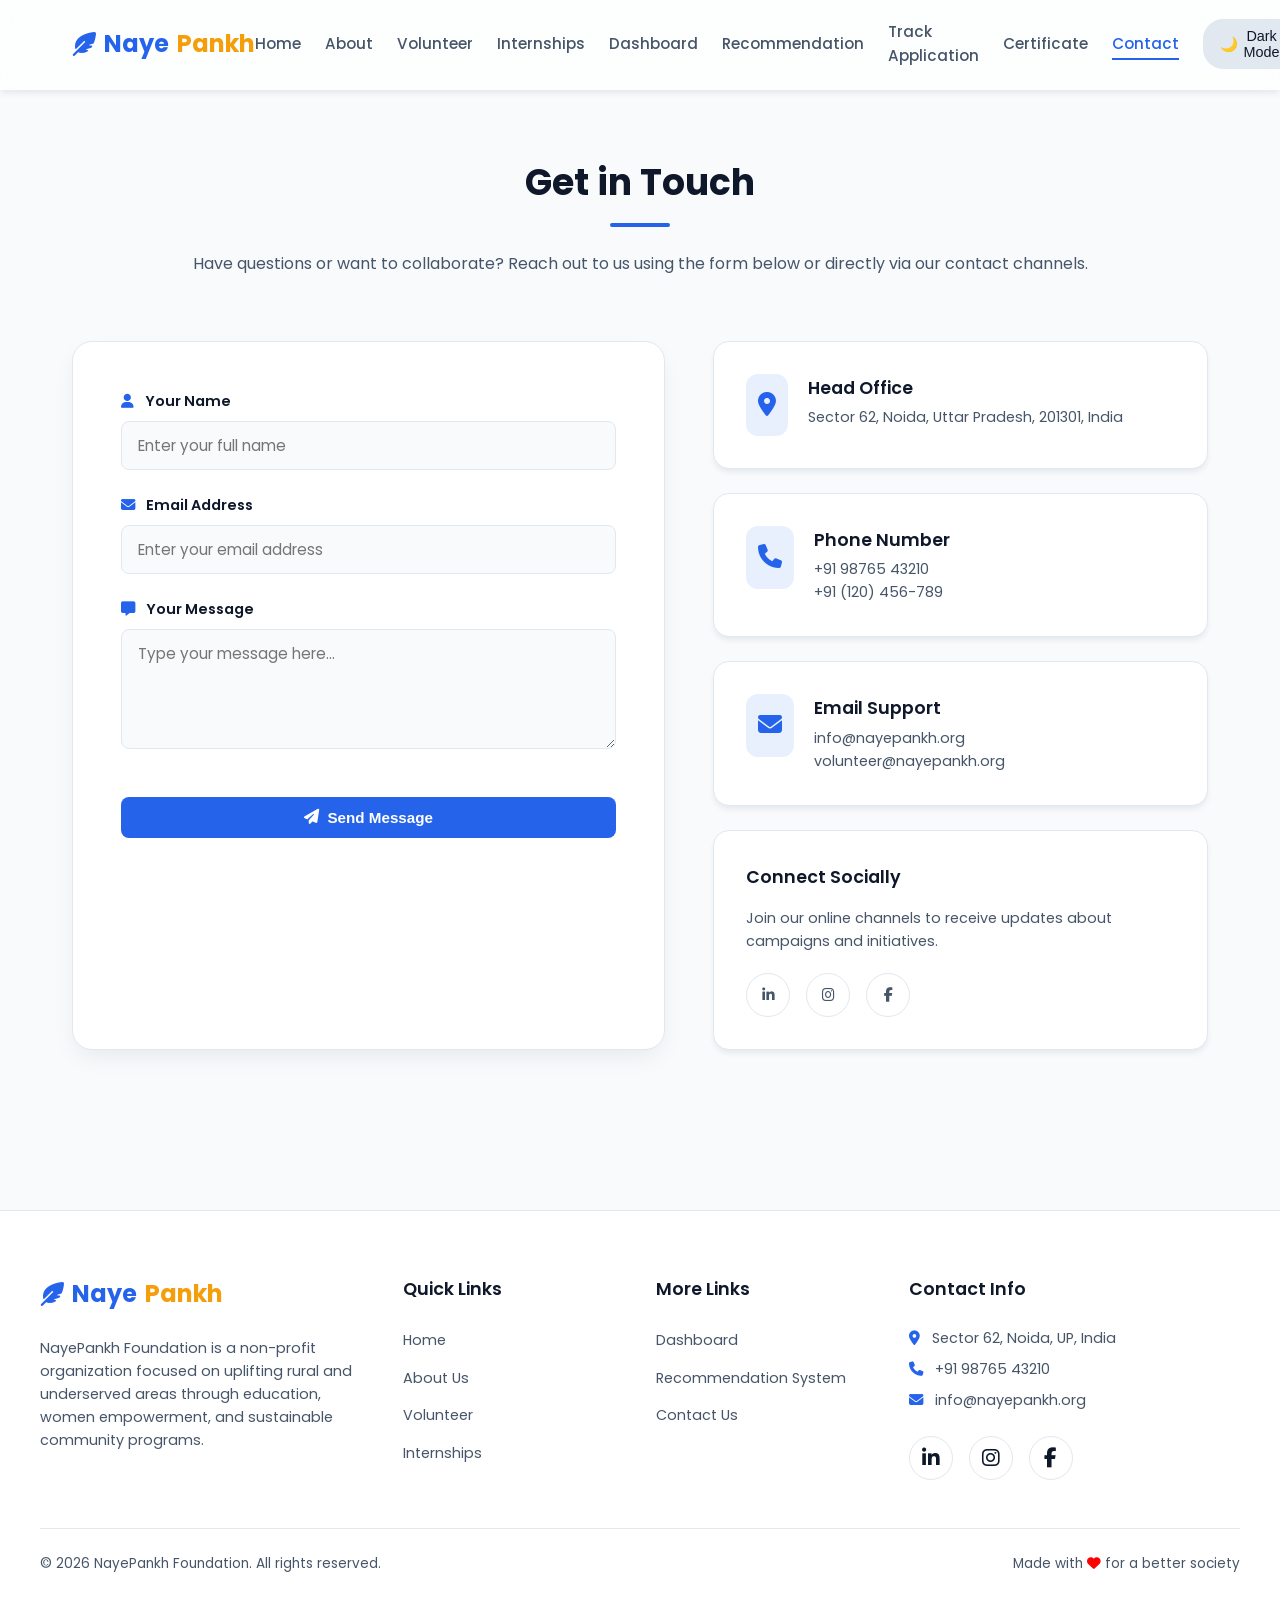
<file: contact.html>
<!DOCTYPE html>
<html lang="en">
<head>
  <meta charset="UTF-8">
  <meta name="viewport" content="width=device-width, initial-scale=1.0">
  <title>Contact Us - NayePankh Foundation</title>
  <!-- Google Fonts Poppins -->
  <link href="https://fonts.googleapis.com/css2?family=Poppins:wght@300;400;500;600;700&display=swap" rel="stylesheet">
  <!-- FontAwesome for Icons -->
  <link rel="stylesheet" href="https://cdnjs.cloudflare.com/ajax/libs/font-awesome/6.4.0/css/all.min.css">
  <!-- Stylesheets -->
  <link rel="stylesheet" href="css/style.css">
  <!-- Darkmode detection script to prevent FOUC -->
  <script src="js/darkmode.js"></script>
</head>
<body>

  <!-- Navigation Bar -->
  <header class="navbar-container">
    <div class="navbar">
      <div class="logo-container">
        <a href="index.html" class="logo">
          <i class="fa-solid fa-feather-pointed"></i> Naye<span>Pankh</span>
        </a>
      </div>
      
      <button class="mobile-nav-toggle" aria-label="Toggle Navigation">
        <span></span>
        <span></span>
        <span></span>
      </button>

      <nav class="nav-links">
        <a href="index.html" class="nav-link">Home</a>
        <a href="about.html" class="nav-link">About</a>
        <a href="volunteer.html" class="nav-link">Volunteer</a>
        <a href="internship.html" class="nav-link">Internships</a>
        <a href="dashboard.html" class="nav-link">Dashboard</a>
        <a href="recommendation.html" class="nav-link">Recommendation</a>
        <a href="tracker.html" class="nav-link">Track Application</a>
        <a href="certificate.html" class="nav-link">Certificate</a>
        <a href="contact.html" class="nav-link active">Contact</a>
        <button class="btn-theme-toggle" id="theme-toggle">
          <span id="theme-toggle-icon">🌙</span> <span id="theme-toggle-text">Dark Mode</span>
        </button>
      </nav>
    </div>
  </header>

  <!-- Container -->
  <main class="container fade-in">
    <div style="margin-bottom: 4rem; text-align: center;">
      <h2 class="section-title">Get in Touch</h2>
      <p style="color: var(--text-secondary); margin-top: -1.5rem;">Have questions or want to collaborate? Reach out to us using the form below or directly via our contact channels.</p>
    </div>

    <div class="contact-layout slide-up">
      <!-- Contact Form -->
      <div class="form-container" style="margin: 0; max-width: 100%;">
        <form id="contact-form" novalidate>
          <div class="form-group">
            <label for="con-name"><i class="fa-solid fa-user" style="margin-right: 0.5rem; color: var(--primary);"></i> Your Name</label>
            <input type="text" id="con-name" class="form-control" placeholder="Enter your full name" required minlength="3">
          </div>

          <div class="form-group">
            <label for="con-email"><i class="fa-solid fa-envelope" style="margin-right: 0.5rem; color: var(--primary);"></i> Email Address</label>
            <input type="email" id="con-email" class="form-control" placeholder="Enter your email address" required>
          </div>

          <div class="form-group">
            <label for="con-message"><i class="fa-solid fa-message" style="margin-right: 0.5rem; color: var(--primary);"></i> Your Message</label>
            <textarea id="con-message" class="form-control" placeholder="Type your message here..." required></textarea>
          </div>

          <button type="submit" class="btn btn-primary" style="width: 100%; margin-top: 1rem;">
            <i class="fa-solid fa-paper-plane"></i> Send Message
          </button>
        </form>
      </div>

      <!-- Contact Info Cards -->
      <div class="contact-info-cards">
        
        <!-- Office Location -->
        <div class="contact-info-card hover-scale">
          <div class="info-icon"><i class="fa-solid fa-location-dot"></i></div>
          <div>
            <h4>Head Office</h4>
            <p>Sector 62, Noida, Uttar Pradesh, 201301, India</p>
          </div>
        </div>

        <!-- Phone Number -->
        <div class="contact-info-card hover-scale">
          <div class="info-icon"><i class="fa-solid fa-phone"></i></div>
          <div>
            <h4>Phone Number</h4>
            <p><a href="tel:+919876543210">+91 98765 43210</a></p>
            <p><a href="tel:+91120456789">+91 (120) 456-789</a></p>
          </div>
        </div>

        <!-- Email Support -->
        <div class="contact-info-card hover-scale">
          <div class="info-icon"><i class="fa-solid fa-envelope"></i></div>
          <div>
            <h4>Email Support</h4>
            <p><a href="mailto:info@nayepankh.org">info@nayepankh.org</a></p>
            <p><a href="mailto:volunteer@nayepankh.org">volunteer@nayepankh.org</a></p>
          </div>
        </div>

        <!-- Connect Box -->
        <div class="contact-info-card hover-scale" style="flex-direction: column; gap: 0.75rem;">
          <h4>Connect Socially</h4>
          <p>Join our online channels to receive updates about campaigns and initiatives.</p>
          <div class="social-links" style="margin-top: 0.5rem;">
            <a href="https://linkedin.com" target="_blank" class="social-btn" aria-label="LinkedIn"><i class="fa-brands fa-linkedin-in"></i></a>
            <a href="https://instagram.com" target="_blank" class="social-btn" aria-label="Instagram"><i class="fa-brands fa-instagram"></i></a>
            <a href="https://facebook.com" target="_blank" class="social-btn" aria-label="Facebook"><i class="fa-brands fa-facebook-f"></i></a>
          </div>
        </div>

      </div>
    </div>
  </main>

  <!-- Footer Section -->
  <footer class="footer-container">
    <div class="footer">
      <div class="footer-col">
        <a href="index.html" class="logo" style="margin-bottom: 1.5rem; display: inline-flex;">
          <i class="fa-solid fa-feather-pointed"></i> Naye<span>Pankh</span>
        </a>
        <p>NayePankh Foundation is a non-profit organization focused on uplifting rural and underserved areas through education, women empowerment, and sustainable community programs.</p>
      </div>
      <div class="footer-col">
        <h4>Quick Links</h4>
        <ul class="footer-links">
          <li><a href="index.html">Home</a></li>
          <li><a href="about.html">About Us</a></li>
          <li><a href="volunteer.html">Volunteer</a></li>
          <li><a href="internship.html">Internships</a></li>
        </ul>
      </div>
      <div class="footer-col">
        <h4>More Links</h4>
        <ul class="footer-links">
          <li><a href="dashboard.html">Dashboard</a></li>
          <li><a href="recommendation.html">Recommendation System</a></li>
          <li><a href="contact.html">Contact Us</a></li>
        </ul>
      </div>
      <div class="footer-col">
        <h4>Contact Info</h4>
        <p style="margin-bottom: 0.5rem;"><i class="fa-solid fa-location-dot" style="color: var(--primary); margin-right: 0.5rem;"></i> Sector 62, Noida, UP, India</p>
        <p style="margin-bottom: 0.5rem;"><i class="fa-solid fa-phone" style="color: var(--primary); margin-right: 0.5rem;"></i> +91 98765 43210</p>
        <p style="margin-bottom: 1rem;"><i class="fa-solid fa-envelope" style="color: var(--primary); margin-right: 0.5rem;"></i> info@nayepankh.org</p>
        <div class="social-links">
          <a href="https://linkedin.com" target="_blank" class="social-btn" aria-label="LinkedIn"><i class="fa-brands fa-linkedin-in"></i></a>
          <a href="https://instagram.com" target="_blank" class="social-btn" aria-label="Instagram"><i class="fa-brands fa-instagram"></i></a>
          <a href="https://facebook.com" target="_blank" class="social-btn" aria-label="Facebook"><i class="fa-brands fa-facebook-f"></i></a>
        </div>
      </div>
    </div>
    <div class="footer-bottom">
      <p>&copy; 2026 NayePankh Foundation. All rights reserved.</p>
      <p>Made with <i class="fa-solid fa-heart" style="color: red;"></i> for a better society</p>
    </div>
  </footer>

  <!-- Scripts -->
  <script src="js/script.js"></script>
</body>
</html>
</file>
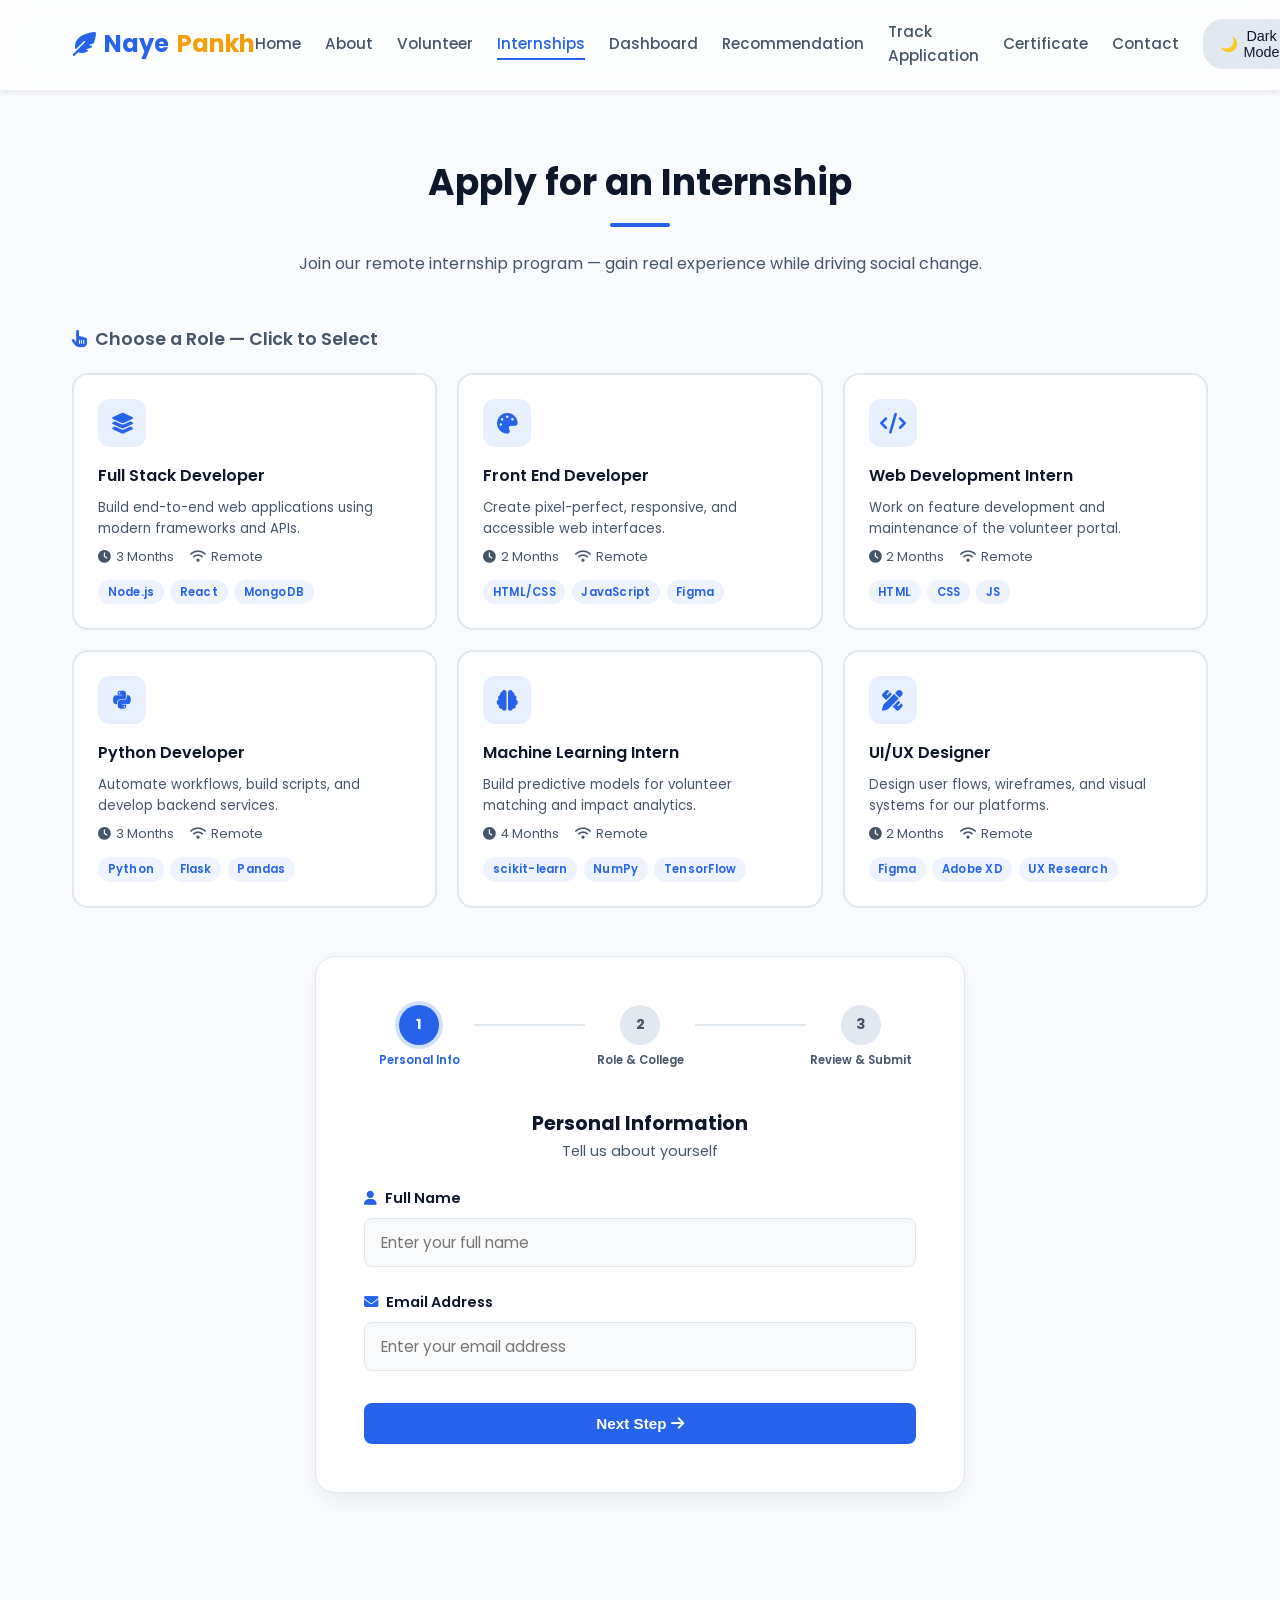
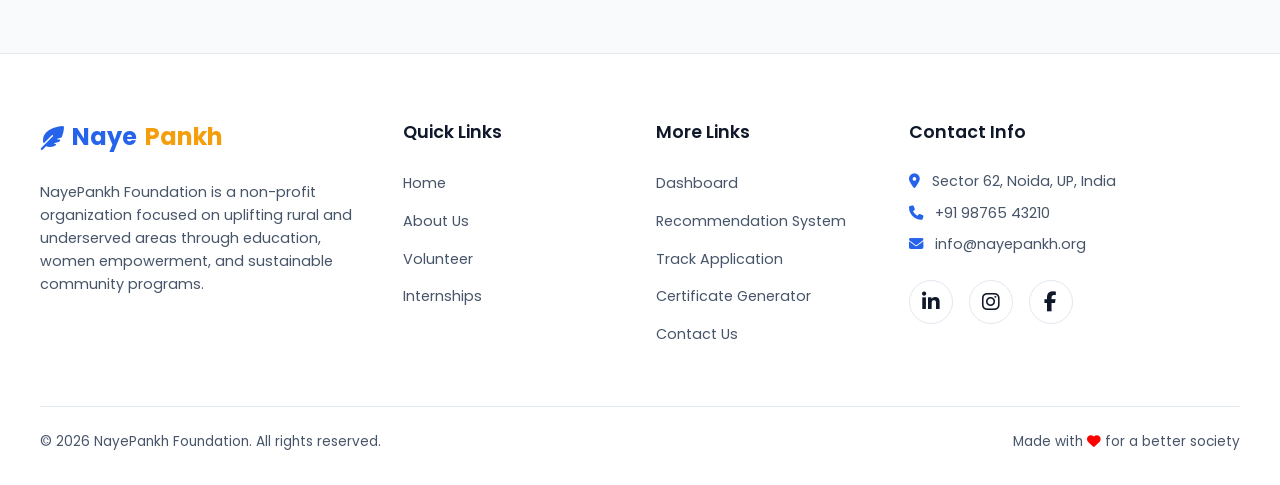
<file: internship.html>
<!DOCTYPE html>
<html lang="en">
<head>
  <meta charset="UTF-8">
  <meta name="viewport" content="width=device-width, initial-scale=1.0">
  <title>Apply for Internship - NayePankh Foundation</title>
  <meta name="description" content="Apply for an internship at NayePankh Foundation. Choose from roles in Full Stack, Front End, Python, Machine Learning, UI/UX and more.">
  <!-- Google Fonts Poppins -->
  <link href="https://fonts.googleapis.com/css2?family=Poppins:wght@300;400;500;600;700&display=swap" rel="stylesheet">
  <!-- FontAwesome for Icons -->
  <link rel="stylesheet" href="https://cdnjs.cloudflare.com/ajax/libs/font-awesome/6.4.0/css/all.min.css">
  <!-- Stylesheets -->
  <link rel="stylesheet" href="css/style.css">
  <!-- Darkmode detection script to prevent FOUC -->
  <script src="js/darkmode.js"></script>
</head>
<body>

  <!-- Navigation Bar -->
  <header class="navbar-container">
    <div class="navbar">
      <div class="logo-container">
        <a href="index.html" class="logo">
          <i class="fa-solid fa-feather-pointed"></i> Naye<span>Pankh</span>
        </a>
      </div>
      
      <button class="mobile-nav-toggle" aria-label="Toggle Navigation">
        <span></span>
        <span></span>
        <span></span>
      </button>

      <nav class="nav-links">
        <a href="index.html" class="nav-link">Home</a>
        <a href="about.html" class="nav-link">About</a>
        <a href="volunteer.html" class="nav-link">Volunteer</a>
        <a href="internship.html" class="nav-link active">Internships</a>
        <a href="dashboard.html" class="nav-link">Dashboard</a>
        <a href="recommendation.html" class="nav-link">Recommendation</a>
        <a href="tracker.html" class="nav-link">Track Application</a>
        <a href="certificate.html" class="nav-link">Certificate</a>
        <a href="contact.html" class="nav-link">Contact</a>
        <button class="btn-theme-toggle" id="theme-toggle">
          <span id="theme-toggle-icon">🌙</span> <span id="theme-toggle-text">Dark Mode</span>
        </button>
      </nav>
    </div>
  </header>

  <!-- Container -->
  <main class="container fade-in">

    <!-- Page Header -->
    <div style="text-align:center; margin-bottom:3rem;">
      <h2 class="section-title">Apply for an Internship</h2>
      <p style="color:var(--text-secondary); margin-top:-1.5rem;">Join our remote internship program — gain real experience while driving social change.</p>
    </div>

    <!-- Step 1 of role showcase: Role Cards -->
    <h3 style="font-size:1.1rem; font-weight:600; margin-bottom:1.25rem; color:var(--text-secondary);">
      <i class="fa-solid fa-hand-pointer" style="color:var(--primary);margin-right:0.5rem;"></i>Choose a Role — Click to Select
    </h3>
    <div class="roles-showcase">

      <div class="role-card" data-role="Full Stack" id="role-card-fullstack">
        <div class="selected-badge"><i class="fa-solid fa-check"></i></div>
        <div class="role-icon"><i class="fa-solid fa-layer-group"></i></div>
        <h4>Full Stack Developer</h4>
        <p style="font-size:0.83rem;color:var(--text-secondary);">Build end-to-end web applications using modern frameworks and APIs.</p>
        <div class="role-meta">
          <span><i class="fa-solid fa-clock"></i> 3 Months</span>
          <span><i class="fa-solid fa-wifi"></i> Remote</span>
        </div>
        <div class="role-tags">
          <span class="role-tag">Node.js</span>
          <span class="role-tag">React</span>
          <span class="role-tag">MongoDB</span>
        </div>
      </div>

      <div class="role-card" data-role="Front End" id="role-card-frontend">
        <div class="selected-badge"><i class="fa-solid fa-check"></i></div>
        <div class="role-icon"><i class="fa-solid fa-palette"></i></div>
        <h4>Front End Developer</h4>
        <p style="font-size:0.83rem;color:var(--text-secondary);">Create pixel-perfect, responsive, and accessible web interfaces.</p>
        <div class="role-meta">
          <span><i class="fa-solid fa-clock"></i> 2 Months</span>
          <span><i class="fa-solid fa-wifi"></i> Remote</span>
        </div>
        <div class="role-tags">
          <span class="role-tag">HTML/CSS</span>
          <span class="role-tag">JavaScript</span>
          <span class="role-tag">Figma</span>
        </div>
      </div>

      <div class="role-card" data-role="Web Development" id="role-card-webdev">
        <div class="selected-badge"><i class="fa-solid fa-check"></i></div>
        <div class="role-icon"><i class="fa-solid fa-code"></i></div>
        <h4>Web Development Intern</h4>
        <p style="font-size:0.83rem;color:var(--text-secondary);">Work on feature development and maintenance of the volunteer portal.</p>
        <div class="role-meta">
          <span><i class="fa-solid fa-clock"></i> 2 Months</span>
          <span><i class="fa-solid fa-wifi"></i> Remote</span>
        </div>
        <div class="role-tags">
          <span class="role-tag">HTML</span>
          <span class="role-tag">CSS</span>
          <span class="role-tag">JS</span>
        </div>
      </div>

      <div class="role-card" data-role="Python" id="role-card-python">
        <div class="selected-badge"><i class="fa-solid fa-check"></i></div>
        <div class="role-icon"><i class="fa-brands fa-python"></i></div>
        <h4>Python Developer</h4>
        <p style="font-size:0.83rem;color:var(--text-secondary);">Automate workflows, build scripts, and develop backend services.</p>
        <div class="role-meta">
          <span><i class="fa-solid fa-clock"></i> 3 Months</span>
          <span><i class="fa-solid fa-wifi"></i> Remote</span>
        </div>
        <div class="role-tags">
          <span class="role-tag">Python</span>
          <span class="role-tag">Flask</span>
          <span class="role-tag">Pandas</span>
        </div>
      </div>

      <div class="role-card" data-role="Machine Learning" id="role-card-ml">
        <div class="selected-badge"><i class="fa-solid fa-check"></i></div>
        <div class="role-icon"><i class="fa-solid fa-brain"></i></div>
        <h4>Machine Learning Intern</h4>
        <p style="font-size:0.83rem;color:var(--text-secondary);">Build predictive models for volunteer matching and impact analytics.</p>
        <div class="role-meta">
          <span><i class="fa-solid fa-clock"></i> 4 Months</span>
          <span><i class="fa-solid fa-wifi"></i> Remote</span>
        </div>
        <div class="role-tags">
          <span class="role-tag">scikit-learn</span>
          <span class="role-tag">NumPy</span>
          <span class="role-tag">TensorFlow</span>
        </div>
      </div>

      <div class="role-card" data-role="UI UX" id="role-card-uiux">
        <div class="selected-badge"><i class="fa-solid fa-check"></i></div>
        <div class="role-icon"><i class="fa-solid fa-pen-ruler"></i></div>
        <h4>UI/UX Designer</h4>
        <p style="font-size:0.83rem;color:var(--text-secondary);">Design user flows, wireframes, and visual systems for our platforms.</p>
        <div class="role-meta">
          <span><i class="fa-solid fa-clock"></i> 2 Months</span>
          <span><i class="fa-solid fa-wifi"></i> Remote</span>
        </div>
        <div class="role-tags">
          <span class="role-tag">Figma</span>
          <span class="role-tag">Adobe XD</span>
          <span class="role-tag">UX Research</span>
        </div>
      </div>

    </div>

    <!-- Multi-Step Application Form -->
    <div class="form-container">

      <!-- Step Progress Bar -->
      <div class="step-progress">
        <div class="step-item active" id="step-indicator-1">
          <div class="step-circle">1</div>
          <span class="step-label">Personal Info</span>
        </div>
        <div class="step-connector" id="connector-1"></div>
        <div class="step-item" id="step-indicator-2">
          <div class="step-circle">2</div>
          <span class="step-label">Role & College</span>
        </div>
        <div class="step-connector" id="connector-2"></div>
        <div class="step-item" id="step-indicator-3">
          <div class="step-circle">3</div>
          <span class="step-label">Review & Submit</span>
        </div>
      </div>

      <form id="internship-form" novalidate>

        <!-- Step 1: Personal Info -->
        <div class="form-step active" id="form-step-1">
          <div class="form-title" style="margin-bottom:1.5rem;">
            <h3 style="font-size:1.2rem;font-weight:700;">Personal Information</h3>
            <p style="color:var(--text-secondary);font-size:0.9rem;">Tell us about yourself</p>
          </div>
          <div class="form-group">
            <label for="int-name"><i class="fa-solid fa-user" style="margin-right:0.5rem;color:var(--primary);"></i>Full Name</label>
            <input type="text" id="int-name" class="form-control" placeholder="Enter your full name" required minlength="3">
          </div>
          <div class="form-group">
            <label for="int-email"><i class="fa-solid fa-envelope" style="margin-right:0.5rem;color:var(--primary);"></i>Email Address</label>
            <input type="email" id="int-email" class="form-control" placeholder="Enter your email address" required>
          </div>
        </div>

        <!-- Step 2: Role & College -->
        <div class="form-step" id="form-step-2">
          <div class="form-title" style="margin-bottom:1.5rem;">
            <h3 style="font-size:1.2rem;font-weight:700;">Role & Institution</h3>
            <p style="color:var(--text-secondary);font-size:0.9rem;">Your academic and application details</p>
          </div>
          <div class="form-group">
            <label for="int-phone"><i class="fa-solid fa-phone" style="margin-right:0.5rem;color:var(--primary);"></i>Phone Number</label>
            <input type="tel" id="int-phone" class="form-control" placeholder="Enter 10-digit phone number" required pattern="[0-9]{10}">
          </div>
          <div class="form-group">
            <label for="int-college"><i class="fa-solid fa-building-columns" style="margin-right:0.5rem;color:var(--primary);"></i>College / University</label>
            <input type="text" id="int-college" class="form-control" placeholder="Enter college/university name" required>
          </div>
          <!-- Hidden role select (populated by role card clicks) -->
          <div class="form-group">
            <label for="int-role"><i class="fa-solid fa-laptop-code" style="margin-right:0.5rem;color:var(--primary);"></i>Selected Role</label>
            <select id="int-role" class="form-control" required>
              <option value="" disabled selected>Select the role above OR choose here</option>
              <option value="Full Stack">Full Stack Developer</option>
              <option value="Front End">Front End Developer</option>
              <option value="Web Development">Web Development Intern</option>
              <option value="Python">Python Developer</option>
              <option value="Machine Learning">Machine Learning Intern</option>
              <option value="UI UX">UI UX Designer</option>
            </select>
          </div>
        </div>

        <!-- Step 3: Review & Submit -->
        <div class="form-step" id="form-step-3">
          <div class="form-title" style="margin-bottom:1.5rem;">
            <h3 style="font-size:1.2rem;font-weight:700;">Review Your Application</h3>
            <p style="color:var(--text-secondary);font-size:0.9rem;">Confirm everything looks correct before submitting</p>
          </div>
          <div id="confirm-summary" style="background:var(--background);border-radius:12px;padding:1.5rem;border:1px solid var(--border-color);margin-bottom:1.5rem;">
            <!-- Populated by JS -->
          </div>
          <div style="background:rgba(37,99,235,0.05);border-radius:12px;padding:1rem 1.5rem;border:1px solid rgba(37,99,235,0.15);font-size:0.85rem;color:var(--text-secondary);">
            <i class="fa-solid fa-circle-info" style="color:var(--primary);margin-right:0.5rem;"></i>
            By submitting, you agree to be contacted by NayePankh Foundation regarding your application.
          </div>
        </div>

        <!-- Step Navigation Buttons -->
        <div class="step-nav">
          <button type="button" class="btn btn-secondary" id="step-prev" style="display:none;">
            <i class="fa-solid fa-arrow-left"></i> Previous
          </button>
          <button type="button" class="btn btn-primary" id="step-next">
            Next Step <i class="fa-solid fa-arrow-right"></i>
          </button>
          <button type="submit" class="btn btn-primary" id="step-submit" style="display:none;">
            <i class="fa-solid fa-paper-plane"></i> Submit Application
          </button>
        </div>

      </form>
    </div>

  </main>

  <!-- Footer Section -->
  <footer class="footer-container">
    <div class="footer">
      <div class="footer-col">
        <a href="index.html" class="logo" style="margin-bottom: 1.5rem; display: inline-flex;">
          <i class="fa-solid fa-feather-pointed"></i> Naye<span>Pankh</span>
        </a>
        <p>NayePankh Foundation is a non-profit organization focused on uplifting rural and underserved areas through education, women empowerment, and sustainable community programs.</p>
      </div>
      <div class="footer-col">
        <h4>Quick Links</h4>
        <ul class="footer-links">
          <li><a href="index.html">Home</a></li>
          <li><a href="about.html">About Us</a></li>
          <li><a href="volunteer.html">Volunteer</a></li>
          <li><a href="internship.html">Internships</a></li>
        </ul>
      </div>
      <div class="footer-col">
        <h4>More Links</h4>
        <ul class="footer-links">
          <li><a href="dashboard.html">Dashboard</a></li>
          <li><a href="recommendation.html">Recommendation System</a></li>
          <li><a href="tracker.html">Track Application</a></li>
          <li><a href="certificate.html">Certificate Generator</a></li>
          <li><a href="contact.html">Contact Us</a></li>
        </ul>
      </div>
      <div class="footer-col">
        <h4>Contact Info</h4>
        <p style="margin-bottom: 0.5rem;"><i class="fa-solid fa-location-dot" style="color: var(--primary); margin-right: 0.5rem;"></i> Sector 62, Noida, UP, India</p>
        <p style="margin-bottom: 0.5rem;"><i class="fa-solid fa-phone" style="color: var(--primary); margin-right: 0.5rem;"></i> +91 98765 43210</p>
        <p style="margin-bottom: 1rem;"><i class="fa-solid fa-envelope" style="color: var(--primary); margin-right: 0.5rem;"></i> info@nayepankh.org</p>
        <div class="social-links">
          <a href="https://linkedin.com" target="_blank" class="social-btn" aria-label="LinkedIn"><i class="fa-brands fa-linkedin-in"></i></a>
          <a href="https://instagram.com" target="_blank" class="social-btn" aria-label="Instagram"><i class="fa-brands fa-instagram"></i></a>
          <a href="https://facebook.com" target="_blank" class="social-btn" aria-label="Facebook"><i class="fa-brands fa-facebook-f"></i></a>
        </div>
      </div>
    </div>
    <div class="footer-bottom">
      <p>&copy; 2026 NayePankh Foundation. All rights reserved.</p>
      <p>Made with <i class="fa-solid fa-heart" style="color: red;"></i> for a better society</p>
    </div>
  </footer>

  <!-- Scripts -->
  <script src="js/script.js"></script>
</body>
</html>
</file>
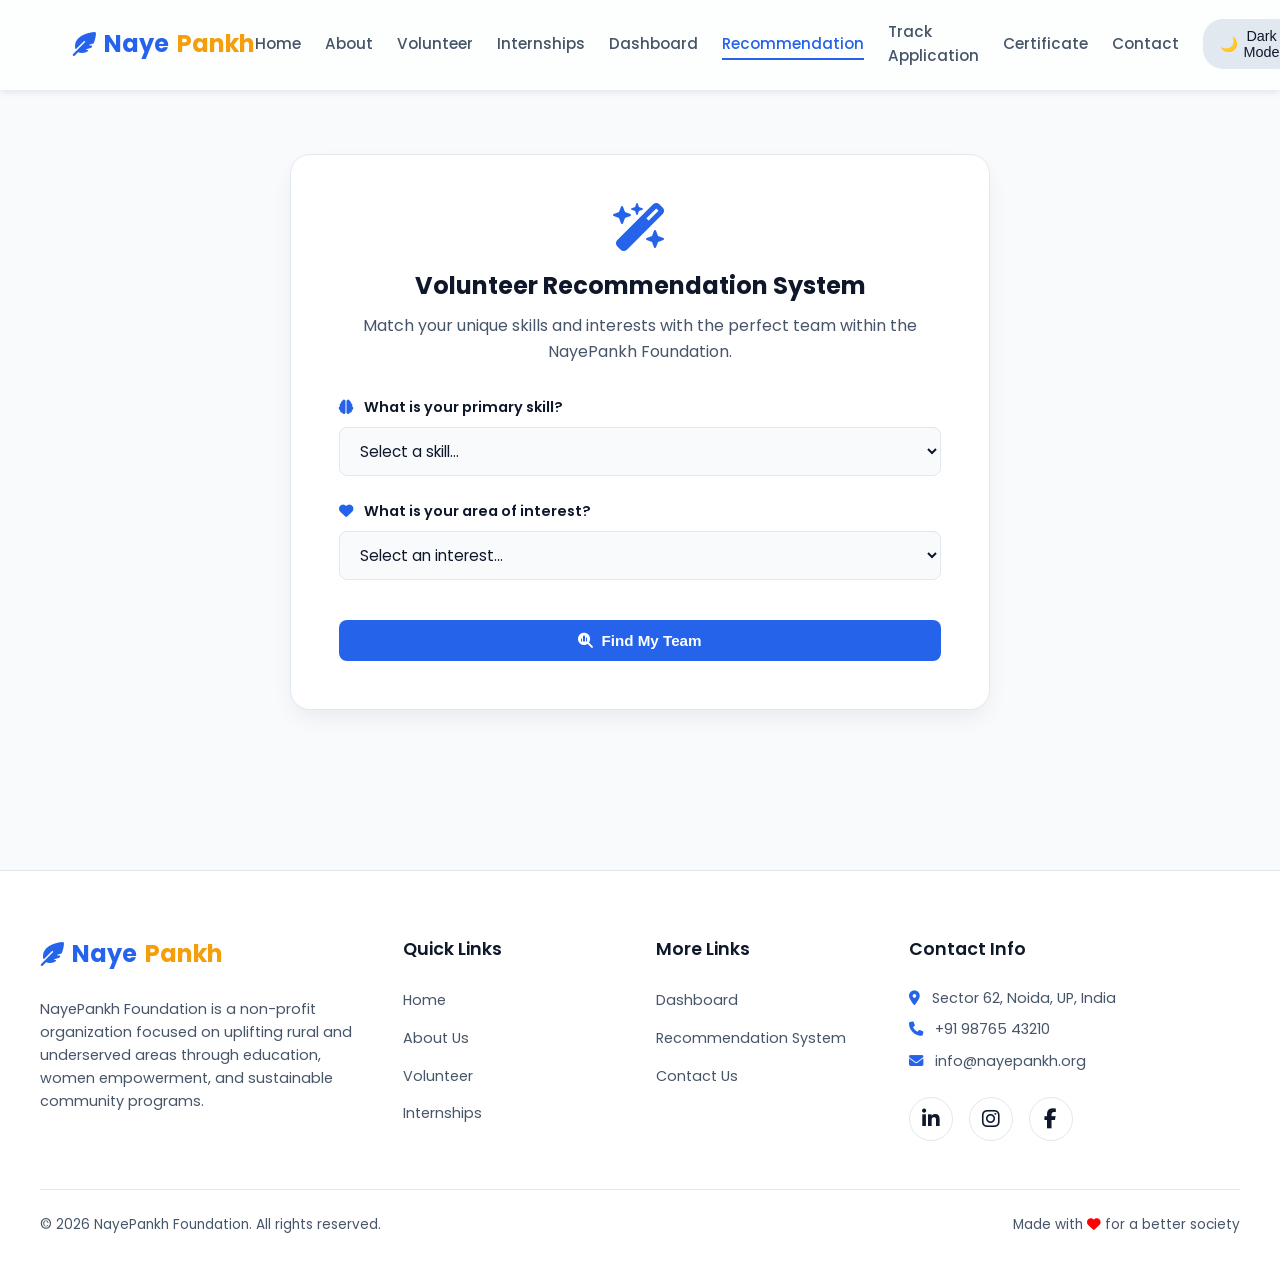
<file: recommendation.html>
<!DOCTYPE html>
<html lang="en">
<head>
  <meta charset="UTF-8">
  <meta name="viewport" content="width=device-width, initial-scale=1.0">
  <title>Volunteer Recommendation System - NayePankh Foundation</title>
  <!-- Google Fonts Poppins -->
  <link href="https://fonts.googleapis.com/css2?family=Poppins:wght@300;400;500;600;700&display=swap" rel="stylesheet">
  <!-- FontAwesome for Icons -->
  <link rel="stylesheet" href="https://cdnjs.cloudflare.com/ajax/libs/font-awesome/6.4.0/css/all.min.css">
  <!-- Stylesheets -->
  <link rel="stylesheet" href="css/style.css">
  <!-- Darkmode detection script to prevent FOUC -->
  <script src="js/darkmode.js"></script>
</head>
<body>

  <!-- Navigation Bar -->
  <header class="navbar-container">
    <div class="navbar">
      <div class="logo-container">
        <a href="index.html" class="logo">
          <i class="fa-solid fa-feather-pointed"></i> Naye<span>Pankh</span>
        </a>
      </div>
      
      <button class="mobile-nav-toggle" aria-label="Toggle Navigation">
        <span></span>
        <span></span>
        <span></span>
      </button>

      <nav class="nav-links">
        <a href="index.html" class="nav-link">Home</a>
        <a href="about.html" class="nav-link">About</a>
        <a href="volunteer.html" class="nav-link">Volunteer</a>
        <a href="internship.html" class="nav-link">Internships</a>
        <a href="dashboard.html" class="nav-link">Dashboard</a>
        <a href="recommendation.html" class="nav-link active">Recommendation</a>
        <a href="tracker.html" class="nav-link">Track Application</a>
        <a href="certificate.html" class="nav-link">Certificate</a>
        <a href="contact.html" class="nav-link">Contact</a>
        <button class="btn-theme-toggle" id="theme-toggle">
          <span id="theme-toggle-icon">🌙</span> <span id="theme-toggle-text">Dark Mode</span>
        </button>
      </nav>
    </div>
  </header>

  <!-- Container -->
  <main class="container fade-in">
    <div class="rec-card">
      <div class="form-title">
        <i class="fa-solid fa-wand-magic-sparkles" style="font-size: 3rem; color: var(--primary); margin-bottom: 1rem;"></i>
        <h2>Volunteer Recommendation System</h2>
        <p style="color: var(--text-secondary); margin-top: 0.5rem;">Match your unique skills and interests with the perfect team within the NayePankh Foundation.</p>
      </div>

      <form id="recommendation-form">
        <!-- Dropdown 1: Skills -->
        <div class="form-group">
          <label for="rec-skill"><i class="fa-solid fa-brain" style="margin-right: 0.5rem; color: var(--primary);"></i> What is your primary skill?</label>
          <select id="rec-skill" class="form-control" required>
            <option value="" disabled selected>Select a skill...</option>
            <option value="Python">Python</option>
            <option value="Web Development">Web Development</option>
            <option value="Teaching">Teaching</option>
            <option value="Design">Design</option>
            <option value="Communication">Communication</option>
          </select>
        </div>

        <!-- Dropdown 2: Interests -->
        <div class="form-group">
          <label for="rec-interest"><i class="fa-solid fa-heart" style="margin-right: 0.5rem; color: var(--primary);"></i> What is your area of interest?</label>
          <select id="rec-interest" class="form-control" required>
            <option value="" disabled selected>Select an interest...</option>
            <option value="Education">Education</option>
            <option value="Technology">Technology</option>
            <option value="Marketing">Marketing</option>
            <option value="Environment">Environment</option>
          </select>
        </div>

        <!-- Get Recommendation button -->
        <button type="submit" class="btn btn-primary" style="width: 100%; margin-top: 1rem;">
          <i class="fa-solid fa-magnifying-glass-chart"></i> Find My Team
        </button>
      </form>

      <!-- Recommendation Output -->
      <div id="recommendation-result" class="rec-result">
        <p style="text-transform: uppercase; font-size: 0.8rem; font-weight: 700; color: var(--text-secondary); letter-spacing: 1px;">We recommend you join the:</p>
        <div class="rec-result-title" id="rec-team-name">Tech Education Team</div>
        <p style="color: var(--text-secondary); margin-top: 0.5rem;" id="rec-team-description">This team combines technical training and educational campaigns to deliver IT skills and basic computer science literacy to adopted government schools.</p>
        
        <div style="margin-top: 1.5rem; border-top: 1px solid var(--border-color); padding-top: 1rem; display: flex; justify-content: space-between; align-items: center; flex-wrap: wrap; gap: 1rem;">
          <div>
            <span style="font-size: 0.8rem; display: block; color: var(--text-secondary);">Upcoming Project:</span>
            <strong style="font-size: 0.9rem;" id="rec-team-project">Digital Literacy Drive 2026</strong>
          </div>
          <a href="volunteer.html" class="btn btn-secondary" style="padding: 0.5rem 1rem; font-size: 0.85rem;"><i class="fa-solid fa-user-plus"></i> Join This Team</a>
        </div>
      </div>
    </div>
  </main>

  <!-- Footer Section -->
  <footer class="footer-container">
    <div class="footer">
      <div class="footer-col">
        <a href="index.html" class="logo" style="margin-bottom: 1.5rem; display: inline-flex;">
          <i class="fa-solid fa-feather-pointed"></i> Naye<span>Pankh</span>
        </a>
        <p>NayePankh Foundation is a non-profit organization focused on uplifting rural and underserved areas through education, women empowerment, and sustainable community programs.</p>
      </div>
      <div class="footer-col">
        <h4>Quick Links</h4>
        <ul class="footer-links">
          <li><a href="index.html">Home</a></li>
          <li><a href="about.html">About Us</a></li>
          <li><a href="volunteer.html">Volunteer</a></li>
          <li><a href="internship.html">Internships</a></li>
        </ul>
      </div>
      <div class="footer-col">
        <h4>More Links</h4>
        <ul class="footer-links">
          <li><a href="dashboard.html">Dashboard</a></li>
          <li><a href="recommendation.html">Recommendation System</a></li>
          <li><a href="contact.html">Contact Us</a></li>
        </ul>
      </div>
      <div class="footer-col">
        <h4>Contact Info</h4>
        <p style="margin-bottom: 0.5rem;"><i class="fa-solid fa-location-dot" style="color: var(--primary); margin-right: 0.5rem;"></i> Sector 62, Noida, UP, India</p>
        <p style="margin-bottom: 0.5rem;"><i class="fa-solid fa-phone" style="color: var(--primary); margin-right: 0.5rem;"></i> +91 98765 43210</p>
        <p style="margin-bottom: 1rem;"><i class="fa-solid fa-envelope" style="color: var(--primary); margin-right: 0.5rem;"></i> info@nayepankh.org</p>
        <div class="social-links">
          <a href="https://linkedin.com" target="_blank" class="social-btn" aria-label="LinkedIn"><i class="fa-brands fa-linkedin-in"></i></a>
          <a href="https://instagram.com" target="_blank" class="social-btn" aria-label="Instagram"><i class="fa-brands fa-instagram"></i></a>
          <a href="https://facebook.com" target="_blank" class="social-btn" aria-label="Facebook"><i class="fa-brands fa-facebook-f"></i></a>
        </div>
      </div>
    </div>
    <div class="footer-bottom">
      <p>&copy; 2026 NayePankh Foundation. All rights reserved.</p>
      <p>Made with <i class="fa-solid fa-heart" style="color: red;"></i> for a better society</p>
    </div>
  </footer>

  <!-- Scripts -->
  <script src="js/script.js"></script>
  <script src="js/recommendation.js"></script>
</body>
</html>
</file>
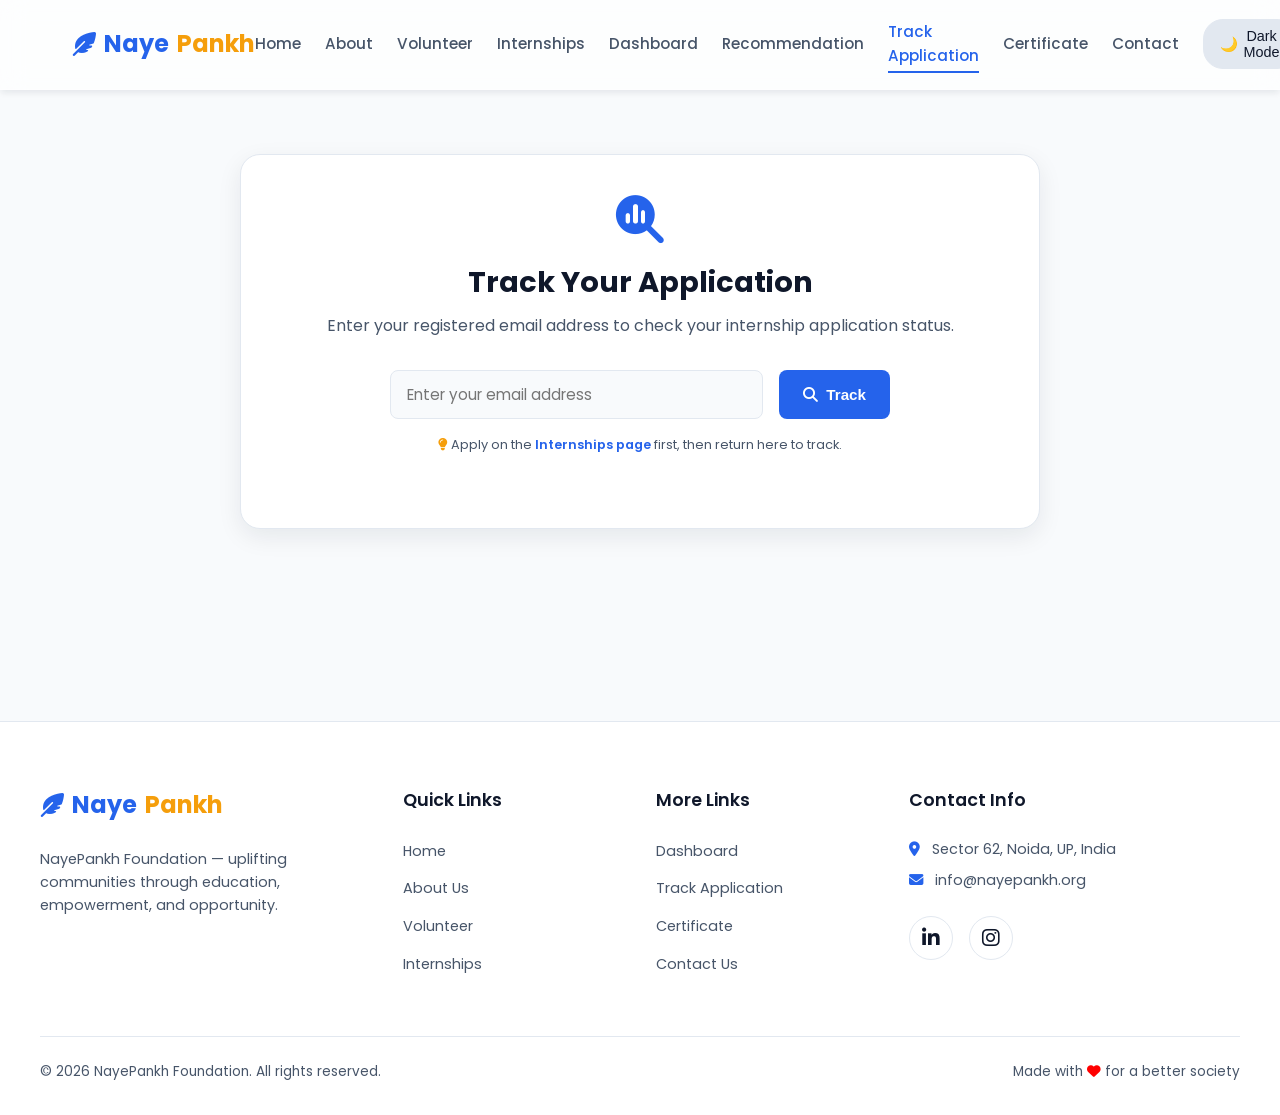
<file: tracker.html>
<!DOCTYPE html>
<html lang="en">
<head>
  <meta charset="UTF-8">
  <meta name="viewport" content="width=device-width, initial-scale=1.0">
  <title>Track My Application - NayePankh Foundation</title>
  <meta name="description" content="Track the status of your internship or volunteer application at NayePankh Foundation.">
  <link href="https://fonts.googleapis.com/css2?family=Poppins:wght@300;400;500;600;700&display=swap" rel="stylesheet">
  <link rel="stylesheet" href="https://cdnjs.cloudflare.com/ajax/libs/font-awesome/6.4.0/css/all.min.css">
  <link rel="stylesheet" href="css/style.css">
  <script src="js/darkmode.js"></script>
</head>
<body>

  <!-- Navigation Bar -->
  <header class="navbar-container">
    <div class="navbar">
      <div class="logo-container">
        <a href="index.html" class="logo">
          <i class="fa-solid fa-feather-pointed"></i> Naye<span>Pankh</span>
        </a>
      </div>
      <button class="mobile-nav-toggle" aria-label="Toggle Navigation">
        <span></span><span></span><span></span>
      </button>
      <nav class="nav-links">
        <a href="index.html" class="nav-link">Home</a>
        <a href="about.html" class="nav-link">About</a>
        <a href="volunteer.html" class="nav-link">Volunteer</a>
        <a href="internship.html" class="nav-link">Internships</a>
        <a href="dashboard.html" class="nav-link">Dashboard</a>
        <a href="recommendation.html" class="nav-link">Recommendation</a>
        <a href="tracker.html" class="nav-link active">Track Application</a>
        <a href="certificate.html" class="nav-link">Certificate</a>
        <a href="contact.html" class="nav-link">Contact</a>
        <button class="btn-theme-toggle" id="theme-toggle">
          <span id="theme-toggle-icon">🌙</span> <span id="theme-toggle-text">Dark Mode</span>
        </button>
      </nav>
    </div>
  </header>

  <main class="container fade-in">

    <div class="tracker-container">

      <!-- Search Card -->
      <div class="tracker-search-card">
        <i class="fa-solid fa-magnifying-glass-chart" style="font-size:3rem;color:var(--primary);margin-bottom:1rem;"></i>
        <h2>Track Your Application</h2>
        <p>Enter your registered email address to check your internship application status.</p>

        <div class="tracker-input-row">
          <input type="email" id="tracker-email" class="form-control" placeholder="Enter your email address" id="tracker-email-input">
          <button id="tracker-search-btn" class="btn btn-primary">
            <i class="fa-solid fa-search"></i> Track
          </button>
        </div>

        <p style="font-size:0.8rem;color:var(--text-secondary);margin-top:1rem;">
          <i class="fa-solid fa-lightbulb" style="color:var(--accent);"></i>
          Apply on the <a href="internship.html" style="color:var(--primary);font-weight:600;">Internships page</a> first, then return here to track.
        </p>
      </div>

      <!-- Result Card -->
      <div id="tracker-result" class="tracker-result">

        <!-- Applicant Info Grid -->
        <div class="tracker-applicant-info" id="tracker-info-grid">
          <!-- Filled by JS -->
        </div>

        <!-- Status Stepper -->
        <h4 style="font-size:1rem;font-weight:700;margin-bottom:1.5rem;">
          <i class="fa-solid fa-timeline" style="color:var(--primary);margin-right:0.5rem;"></i>Application Journey
        </h4>

        <div class="status-stepper" id="status-stepper">
          <!-- Built by JS -->
        </div>

        <div style="margin-top:2rem;padding-top:1.5rem;border-top:1px solid var(--border-color);display:flex;justify-content:space-between;align-items:center;flex-wrap:wrap;gap:1rem;">
          <p style="font-size:0.85rem;color:var(--text-secondary);">
            <i class="fa-solid fa-envelope" style="color:var(--primary);margin-right:0.4rem;"></i>
            Updates will be sent to your registered email.
          </p>
          <a href="certificate.html" class="btn btn-secondary" style="font-size:0.85rem;padding:0.5rem 1rem;">
            <i class="fa-solid fa-award"></i> Get Certificate
          </a>
        </div>

      </div>

      <!-- No Result Card -->
      <div id="tracker-no-result" class="tracker-result" style="text-align:center;">
        <i class="fa-solid fa-triangle-exclamation" style="font-size:3rem;color:var(--accent);margin-bottom:1rem;display:block;"></i>
        <h3 style="margin-bottom:0.5rem;">Application Not Found</h3>
        <p style="color:var(--text-secondary);margin-bottom:1.5rem;">No application found for this email. Make sure you applied using the same email address.</p>
        <a href="internship.html" class="btn btn-primary">
          <i class="fa-solid fa-briefcase"></i> Apply Now
        </a>
      </div>

    </div>
  </main>

  <!-- Footer -->
  <footer class="footer-container">
    <div class="footer">
      <div class="footer-col">
        <a href="index.html" class="logo" style="margin-bottom:1.5rem;display:inline-flex;">
          <i class="fa-solid fa-feather-pointed"></i> Naye<span>Pankh</span>
        </a>
        <p>NayePankh Foundation — uplifting communities through education, empowerment, and opportunity.</p>
      </div>
      <div class="footer-col">
        <h4>Quick Links</h4>
        <ul class="footer-links">
          <li><a href="index.html">Home</a></li>
          <li><a href="about.html">About Us</a></li>
          <li><a href="volunteer.html">Volunteer</a></li>
          <li><a href="internship.html">Internships</a></li>
        </ul>
      </div>
      <div class="footer-col">
        <h4>More Links</h4>
        <ul class="footer-links">
          <li><a href="dashboard.html">Dashboard</a></li>
          <li><a href="tracker.html">Track Application</a></li>
          <li><a href="certificate.html">Certificate</a></li>
          <li><a href="contact.html">Contact Us</a></li>
        </ul>
      </div>
      <div class="footer-col">
        <h4>Contact Info</h4>
        <p style="margin-bottom:0.5rem;"><i class="fa-solid fa-location-dot" style="color:var(--primary);margin-right:0.5rem;"></i> Sector 62, Noida, UP, India</p>
        <p style="margin-bottom:0.5rem;"><i class="fa-solid fa-envelope" style="color:var(--primary);margin-right:0.5rem;"></i> info@nayepankh.org</p>
        <div class="social-links">
          <a href="https://linkedin.com" target="_blank" class="social-btn" aria-label="LinkedIn"><i class="fa-brands fa-linkedin-in"></i></a>
          <a href="https://instagram.com" target="_blank" class="social-btn" aria-label="Instagram"><i class="fa-brands fa-instagram"></i></a>
        </div>
      </div>
    </div>
    <div class="footer-bottom">
      <p>&copy; 2026 NayePankh Foundation. All rights reserved.</p>
      <p>Made with <i class="fa-solid fa-heart" style="color:red;"></i> for a better society</p>
    </div>
  </footer>

  <script src="js/script.js"></script>
  <script src="js/tracker.js"></script>
</body>
</html>
</file>
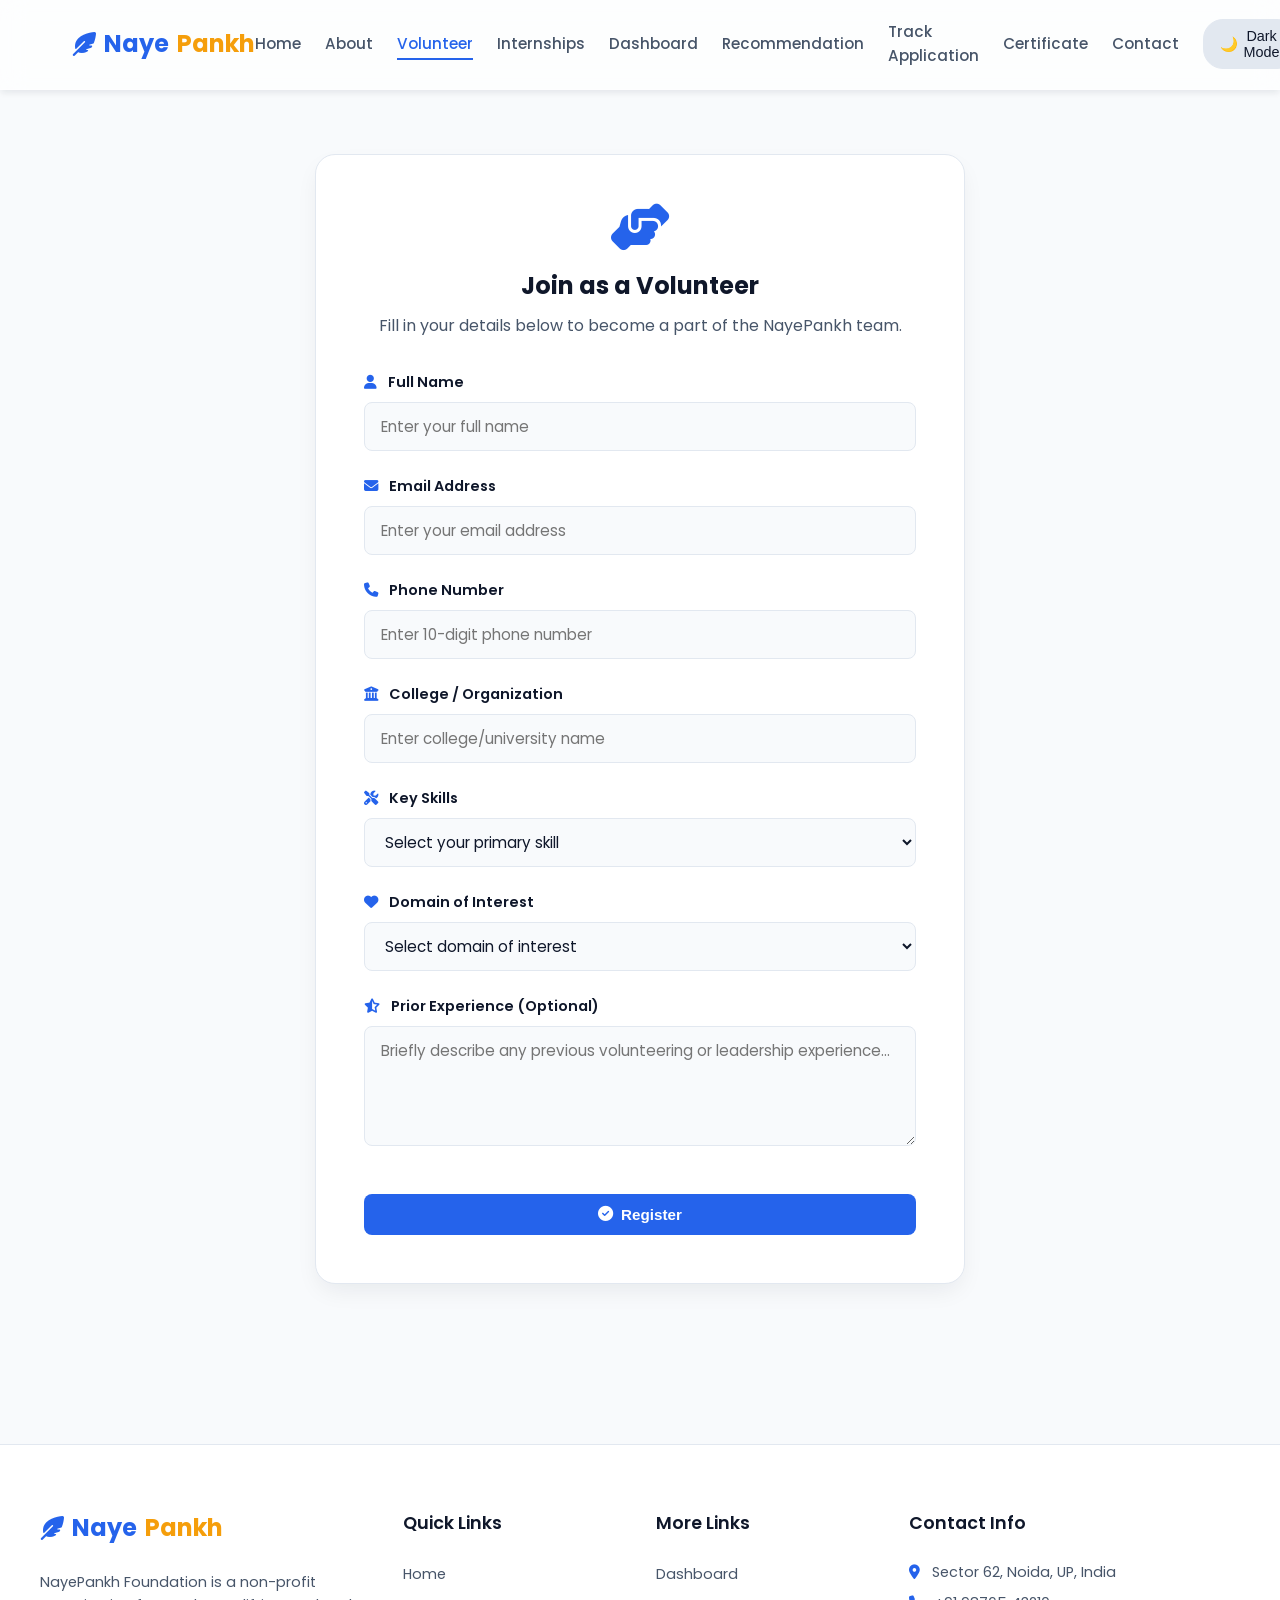
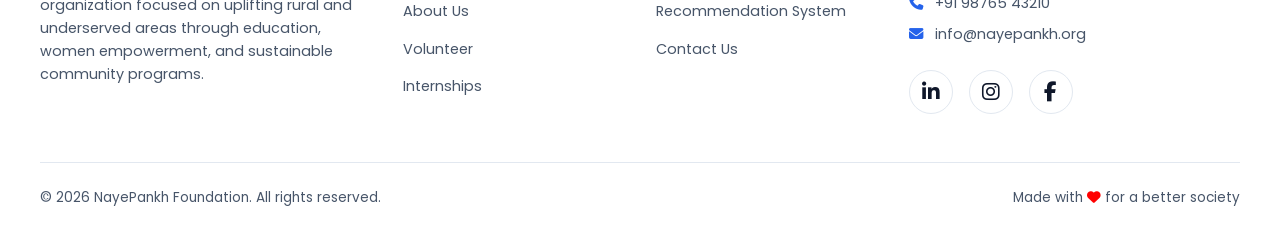
<file: volunteer.html>
<!DOCTYPE html>
<html lang="en">
<head>
  <meta charset="UTF-8">
  <meta name="viewport" content="width=device-width, initial-scale=1.0">
  <title>Volunteer Registration - NayePankh Foundation</title>
  <!-- Google Fonts Poppins -->
  <link href="https://fonts.googleapis.com/css2?family=Poppins:wght@300;400;500;600;700&display=swap" rel="stylesheet">
  <!-- FontAwesome for Icons -->
  <link rel="stylesheet" href="https://cdnjs.cloudflare.com/ajax/libs/font-awesome/6.4.0/css/all.min.css">
  <!-- Stylesheets -->
  <link rel="stylesheet" href="css/style.css">
  <!-- Darkmode detection script to prevent FOUC -->
  <script src="js/darkmode.js"></script>
</head>
<body>

  <!-- Navigation Bar -->
  <header class="navbar-container">
    <div class="navbar">
      <div class="logo-container">
        <a href="index.html" class="logo">
          <i class="fa-solid fa-feather-pointed"></i> Naye<span>Pankh</span>
        </a>
      </div>
      
      <button class="mobile-nav-toggle" aria-label="Toggle Navigation">
        <span></span>
        <span></span>
        <span></span>
      </button>

      <nav class="nav-links">
        <a href="index.html" class="nav-link">Home</a>
        <a href="about.html" class="nav-link">About</a>
        <a href="volunteer.html" class="nav-link active">Volunteer</a>
        <a href="internship.html" class="nav-link">Internships</a>
        <a href="dashboard.html" class="nav-link">Dashboard</a>
        <a href="recommendation.html" class="nav-link">Recommendation</a>
        <a href="tracker.html" class="nav-link">Track Application</a>
        <a href="certificate.html" class="nav-link">Certificate</a>
        <a href="contact.html" class="nav-link">Contact</a>
        <button class="btn-theme-toggle" id="theme-toggle">
          <span id="theme-toggle-icon">🌙</span> <span id="theme-toggle-text">Dark Mode</span>
        </button>
      </nav>
    </div>
  </header>

  <!-- Container -->
  <main class="container fade-in">
    <div class="form-container">
      <div class="form-title">
        <i class="fa-solid fa-handshake-angle" style="font-size: 3rem; color: var(--primary); margin-bottom: 1rem;"></i>
        <h2>Join as a Volunteer</h2>
        <p style="color: var(--text-secondary); margin-top: 0.5rem;">Fill in your details below to become a part of the NayePankh team.</p>
      </div>

      <form id="volunteer-form" novalidate>
        
        <!-- Name -->
        <div class="form-group">
          <label for="vol-name"><i class="fa-solid fa-user" style="margin-right: 0.5rem; color: var(--primary);"></i> Full Name</label>
          <input type="text" id="vol-name" class="form-control" placeholder="Enter your full name" required minlength="3">
        </div>

        <!-- Email -->
        <div class="form-group">
          <label for="vol-email"><i class="fa-solid fa-envelope" style="margin-right: 0.5rem; color: var(--primary);"></i> Email Address</label>
          <input type="email" id="vol-email" class="form-control" placeholder="Enter your email address" required>
        </div>

        <!-- Phone -->
        <div class="form-group">
          <label for="vol-phone"><i class="fa-solid fa-phone" style="margin-right: 0.5rem; color: var(--primary);"></i> Phone Number</label>
          <input type="tel" id="vol-phone" class="form-control" placeholder="Enter 10-digit phone number" required pattern="[0-9]{10}">
        </div>

        <!-- College -->
        <div class="form-group">
          <label for="vol-college"><i class="fa-solid fa-building-columns" style="margin-right: 0.5rem; color: var(--primary);"></i> College / Organization</label>
          <input type="text" id="vol-college" class="form-control" placeholder="Enter college/university name" required>
        </div>

        <!-- Skills Dropdown / Text Input (We'll use a tag-style input or plain multi-select text for simplicity) -->
        <div class="form-group">
          <label for="vol-skills"><i class="fa-solid fa-screwdriver-wrench" style="margin-right: 0.5rem; color: var(--primary);"></i> Key Skills</label>
          <select id="vol-skills" class="form-control" required>
            <option value="" disabled selected>Select your primary skill</option>
            <option value="Python">Python Programming</option>
            <option value="Web Development">Web Development</option>
            <option value="Teaching">Teaching & Tutoring</option>
            <option value="Design">Graphic & UI/UX Design</option>
            <option value="Communication">Communication & PR</option>
          </select>
        </div>

        <!-- Interests Dropdown -->
        <div class="form-group">
          <label for="vol-interests"><i class="fa-solid fa-heart" style="margin-right: 0.5rem; color: var(--primary);"></i> Domain of Interest</label>
          <select id="vol-interests" class="form-control" required>
            <option value="" disabled selected>Select domain of interest</option>
            <option value="Education">Education Support</option>
            <option value="Technology">Technology Development</option>
            <option value="Marketing">Marketing & Outreach</option>
            <option value="Environment">Environmental Campaigns</option>
          </select>
        </div>

        <!-- Experience -->
        <div class="form-group">
          <label for="vol-experience"><i class="fa-solid fa-star-half-stroke" style="margin-right: 0.5rem; color: var(--primary);"></i> Prior Experience (Optional)</label>
          <textarea id="vol-experience" class="form-control" placeholder="Briefly describe any previous volunteering or leadership experience..."></textarea>
        </div>

        <!-- Submit Button -->
        <button type="submit" class="btn btn-primary" style="width: 100%; margin-top: 1rem;">
          <i class="fa-solid fa-circle-check"></i> Register
        </button>

      </form>
    </div>
  </main>

  <!-- Footer Section -->
  <footer class="footer-container">
    <div class="footer">
      <div class="footer-col">
        <a href="index.html" class="logo" style="margin-bottom: 1.5rem; display: inline-flex;">
          <i class="fa-solid fa-feather-pointed"></i> Naye<span>Pankh</span>
        </a>
        <p>NayePankh Foundation is a non-profit organization focused on uplifting rural and underserved areas through education, women empowerment, and sustainable community programs.</p>
      </div>
      <div class="footer-col">
        <h4>Quick Links</h4>
        <ul class="footer-links">
          <li><a href="index.html">Home</a></li>
          <li><a href="about.html">About Us</a></li>
          <li><a href="volunteer.html">Volunteer</a></li>
          <li><a href="internship.html">Internships</a></li>
        </ul>
      </div>
      <div class="footer-col">
        <h4>More Links</h4>
        <ul class="footer-links">
          <li><a href="dashboard.html">Dashboard</a></li>
          <li><a href="recommendation.html">Recommendation System</a></li>
          <li><a href="contact.html">Contact Us</a></li>
        </ul>
      </div>
      <div class="footer-col">
        <h4>Contact Info</h4>
        <p style="margin-bottom: 0.5rem;"><i class="fa-solid fa-location-dot" style="color: var(--primary); margin-right: 0.5rem;"></i> Sector 62, Noida, UP, India</p>
        <p style="margin-bottom: 0.5rem;"><i class="fa-solid fa-phone" style="color: var(--primary); margin-right: 0.5rem;"></i> +91 98765 43210</p>
        <p style="margin-bottom: 1rem;"><i class="fa-solid fa-envelope" style="color: var(--primary); margin-right: 0.5rem;"></i> info@nayepankh.org</p>
        <div class="social-links">
          <a href="https://linkedin.com" target="_blank" class="social-btn" aria-label="LinkedIn"><i class="fa-brands fa-linkedin-in"></i></a>
          <a href="https://instagram.com" target="_blank" class="social-btn" aria-label="Instagram"><i class="fa-brands fa-instagram"></i></a>
          <a href="https://facebook.com" target="_blank" class="social-btn" aria-label="Facebook"><i class="fa-brands fa-facebook-f"></i></a>
        </div>
      </div>
    </div>
    <div class="footer-bottom">
      <p>&copy; 2026 NayePankh Foundation. All rights reserved.</p>
      <p>Made with <i class="fa-solid fa-heart" style="color: red;"></i> for a better society</p>
    </div>
  </footer>

  <!-- Scripts -->
  <script src="js/script.js"></script>
</body>
</html>
</file>
<file: css/style.css>
/* Custom Fonts */
@import url('https://fonts.googleapis.com/css2?family=Poppins:wght@300;400;500;600;700&display=swap');

/* CSS variables for light theme (default) */
:root {
  --primary: #2563eb;
  --primary-hover: #1d4ed8;
  --secondary: #1e40af;
  --accent: #f59e0b;
  --background: #f8fafc;
  --surface: #ffffff;
  --text-primary: #0f172a;
  --text-secondary: #475569;
  --border-color: #e2e8f0;
  --shadow-color: rgba(15, 23, 42, 0.08);
  --shadow-hover: rgba(37, 99, 235, 0.15);
  --glass-bg: rgba(255, 255, 255, 0.7);
  --glass-border: rgba(255, 255, 255, 0.4);
  --font-family: 'Poppins', sans-serif;
  --transition-speed: 0.3s;
}

/* Dark mode theme overrides */
body.dark-mode {
  --background: #0f172a;
  --surface: #1e293b;
  --text-primary: #f8fafc;
  --text-secondary: #94a3b8;
  --border-color: #334155;
  --shadow-color: rgba(0, 0, 0, 0.25);
  --shadow-hover: rgba(37, 99, 235, 0.25);
  --glass-bg: rgba(30, 41, 59, 0.7);
  --glass-border: rgba(255, 255, 255, 0.1);
}

/* Global Reset */
* {
  margin: 0;
  padding: 0;
  box-sizing: border-box;
}

body {
  font-family: var(--font-family);
  background-color: var(--background);
  color: var(--text-primary);
  line-height: 1.6;
  transition: background-color var(--transition-speed), color var(--transition-speed);
  overflow-x: hidden;
}

a {
  text-decoration: none;
  color: inherit;
}

ul {
  list-style: none;
}

img {
  max-width: 100%;
  height: auto;
  display: block;
}

/* Navigation Bar */
.navbar-container {
  position: sticky;
  top: 0;
  width: 100%;
  z-index: 1000;
  background-color: var(--glass-bg);
  backdrop-filter: blur(12px);
  -webkit-backdrop-filter: blur(12px);
  border-bottom: 1px solid var(--glass-border);
  box-shadow: 0 4px 6px -1px var(--shadow-color);
  transition: background-color var(--transition-speed);
}

.navbar {
  max-width: 1200px;
  margin: 0 auto;
  padding: 1rem 2rem;
  display: flex;
  justify-content: space-between;
  align-items: center;
}

.logo-container {
  display: flex;
  align-items: center;
  gap: 0.5rem;
}

.logo {
  font-weight: 700;
  font-size: 1.5rem;
  color: var(--primary);
  display: flex;
  align-items: center;
  gap: 0.5rem;
}

.logo span {
  color: var(--accent);
}

.nav-links {
  display: flex;
  align-items: center;
  gap: 1.5rem;
}

.nav-link {
  font-size: 0.95rem;
  font-weight: 500;
  color: var(--text-secondary);
  transition: color var(--transition-speed);
  position: relative;
  padding: 0.25rem 0;
}

.nav-link:hover,
.nav-link.active {
  color: var(--primary);
}

.nav-link::after {
  content: '';
  position: absolute;
  bottom: 0;
  left: 0;
  width: 0;
  height: 2px;
  background-color: var(--primary);
  transition: width var(--transition-speed);
}

.nav-link:hover::after,
.nav-link.active::after {
  width: 100%;
}

/* Buttons */
.btn {
  display: inline-flex;
  align-items: center;
  justify-content: center;
  padding: 0.75rem 1.5rem;
  font-size: 0.95rem;
  font-weight: 600;
  border-radius: 8px;
  cursor: pointer;
  transition: all var(--transition-speed);
  border: none;
  gap: 0.5rem;
}

.btn-primary {
  background-color: var(--primary);
  color: #ffffff;
}

.btn-primary:hover {
  background-color: var(--primary-hover);
  box-shadow: 0 4px 12px var(--shadow-hover);
  transform: translateY(-2px);
}

.btn-secondary {
  background-color: transparent;
  color: var(--primary);
  border: 2px solid var(--primary);
}

.btn-secondary:hover {
  background-color: var(--primary);
  color: #ffffff;
  transform: translateY(-2px);
}

.btn-theme-toggle {
  background-color: var(--border-color);
  color: var(--text-primary);
  font-size: 0.9rem;
  padding: 0.5rem 1rem;
  border-radius: 20px;
  border: 1px solid var(--border-color);
  display: flex;
  align-items: center;
  gap: 0.35rem;
}

.btn-theme-toggle:hover {
  opacity: 0.9;
  transform: translateY(-1px);
}

/* Mobile Toggle Hamburger */
.mobile-nav-toggle {
  display: none;
  background: none;
  border: none;
  cursor: pointer;
  padding: 0.5rem;
}

.mobile-nav-toggle span {
  display: block;
  width: 25px;
  height: 3px;
  background-color: var(--text-primary);
  margin: 5px 0;
  transition: all var(--transition-speed);
}

/* Container */
.container {
  max-width: 1200px;
  margin: 0 auto;
  padding: 4rem 2rem;
}

/* Hero Section */
.hero {
  position: relative;
  overflow: hidden;
  padding: 6rem 2rem;
  background: radial-gradient(circle at 10% 20%, rgba(37, 99, 235, 0.05) 0%, transparent 40%),
              radial-gradient(circle at 90% 80%, rgba(245, 158, 11, 0.05) 0%, transparent 40%);
  text-align: center;
  border-bottom: 1px solid var(--border-color);
}

.hero-content {
  max-width: 800px;
  margin: 0 auto;
}

.hero h1 {
  font-size: 3rem;
  font-weight: 700;
  line-height: 1.2;
  margin-bottom: 1.5rem;
  color: var(--text-primary);
}

.hero h1 span {
  background: linear-gradient(135deg, var(--primary), var(--secondary));
  -webkit-background-clip: text;
  -webkit-text-fill-color: transparent;
}

.hero p {
  font-size: 1.2rem;
  color: var(--text-secondary);
  margin-bottom: 2.5rem;
}

.hero-cta {
  display: flex;
  justify-content: center;
  gap: 1rem;
}

/* Stats Cards Grid */
.section-title {
  font-size: 2.25rem;
  font-weight: 700;
  text-align: center;
  margin-bottom: 3rem;
  position: relative;
  padding-bottom: 1rem;
}

.section-title::after {
  content: '';
  position: absolute;
  bottom: 0;
  left: 50%;
  transform: translateX(-50%);
  width: 60px;
  height: 4px;
  background-color: var(--primary);
  border-radius: 2px;
}

.stats-grid {
  display: grid;
  grid-template-columns: repeat(4, 1fr);
  gap: 1.5rem;
  margin-bottom: 5rem;
}

.stats-card {
  background-color: var(--surface);
  border: 1px solid var(--border-color);
  border-radius: 16px;
  padding: 2rem 1.5rem;
  text-align: center;
  box-shadow: 0 4px 6px -1px var(--shadow-color);
  transition: all var(--transition-speed);
}

.stats-card:hover {
  transform: translateY(-8px);
  box-shadow: 0 12px 20px -3px var(--shadow-hover);
  border-color: var(--primary);
}

.stats-card h3 {
  font-size: 2.5rem;
  font-weight: 700;
  color: var(--primary);
  margin-bottom: 0.5rem;
}

.stats-card p {
  font-size: 1rem;
  color: var(--text-secondary);
  font-weight: 500;
}

/* Programs Section */
.programs-grid {
  display: grid;
  grid-template-columns: repeat(4, 1fr);
  gap: 1.5rem;
  margin-bottom: 5rem;
}

.program-card {
  background-color: var(--surface);
  border: 1px solid var(--border-color);
  border-radius: 16px;
  padding: 2.5rem 1.5rem;
  text-align: center;
  box-shadow: 0 4px 6px -1px var(--shadow-color);
  transition: all var(--transition-speed);
  display: flex;
  flex-direction: column;
  align-items: center;
}

.program-card .icon-wrapper {
  width: 64px;
  height: 64px;
  background-color: rgba(37, 99, 235, 0.1);
  color: var(--primary);
  border-radius: 50%;
  display: flex;
  align-items: center;
  justify-content: center;
  font-size: 1.5rem;
  margin-bottom: 1.5rem;
  transition: background-color var(--transition-speed);
}

.program-card:hover .icon-wrapper {
  background-color: var(--primary);
  color: #ffffff;
}

.program-card h4 {
  font-size: 1.25rem;
  font-weight: 600;
  margin-bottom: 1rem;
  color: var(--text-primary);
}

.program-card p {
  font-size: 0.9rem;
  color: var(--text-secondary);
}

/* Testimonials Section */
.testimonials-grid {
  display: grid;
  grid-template-columns: repeat(3, 1fr);
  gap: 1.5rem;
  margin-bottom: 2rem;
}

.testimonial-card {
  background-color: var(--surface);
  border: 1px solid var(--border-color);
  border-radius: 16px;
  padding: 2rem;
  box-shadow: 0 4px 6px -1px var(--shadow-color);
  transition: all var(--transition-speed);
  position: relative;
}

.testimonial-card:hover {
  transform: translateY(-5px);
  box-shadow: 0 10px 15px -3px var(--shadow-hover);
}

.testimonial-card .quote-icon {
  font-size: 2.5rem;
  color: rgba(37, 99, 235, 0.15);
  position: absolute;
  top: 1rem;
  right: 1.5rem;
}

.testimonial-card p {
  font-size: 0.95rem;
  color: var(--text-secondary);
  font-style: italic;
  margin-bottom: 1.5rem;
}

.testimonial-author {
  display: flex;
  align-items: center;
  gap: 1rem;
}

.author-avatar {
  width: 48px;
  height: 48px;
  border-radius: 50%;
  background-color: var(--secondary);
  color: #ffffff;
  display: flex;
  align-items: center;
  justify-content: center;
  font-weight: 600;
  font-size: 1.1rem;
}

.author-info h5 {
  font-size: 1rem;
  font-weight: 600;
  color: var(--text-primary);
}

.author-info span {
  font-size: 0.8rem;
  color: var(--text-secondary);
}

/* Forms (Volunteer / Internship / Contact) */
.form-container {
  max-width: 650px;
  margin: 0 auto;
  background-color: var(--surface);
  border: 1px solid var(--border-color);
  border-radius: 20px;
  padding: 3rem;
  box-shadow: 0 10px 25px -5px var(--shadow-color);
}

.form-title {
  text-align: center;
  margin-bottom: 2rem;
}

.form-group {
  margin-bottom: 1.5rem;
}

.form-group label {
  display: block;
  font-size: 0.9rem;
  font-weight: 600;
  margin-bottom: 0.5rem;
  color: var(--text-primary);
}

.form-control {
  width: 100%;
  padding: 0.75rem 1rem;
  font-size: 0.95rem;
  border-radius: 8px;
  border: 1px solid var(--border-color);
  background-color: var(--background);
  color: var(--text-primary);
  font-family: var(--font-family);
  transition: border-color var(--transition-speed), box-shadow var(--transition-speed);
}

.form-control:focus {
  outline: none;
  border-color: var(--primary);
  box-shadow: 0 0 0 3px rgba(37, 99, 235, 0.15);
}

textarea.form-control {
  resize: vertical;
  min-height: 120px;
}

/* Dashboard Page styles */
.dashboard-grid {
  display: grid;
  grid-template-columns: repeat(4, 1fr);
  gap: 1.5rem;
  margin-bottom: 3rem;
}

.chart-row {
  display: grid;
  grid-template-columns: 1fr 1fr;
  gap: 2rem;
  margin-top: 2rem;
}

.chart-card {
  background-color: var(--surface);
  border: 1px solid var(--border-color);
  border-radius: 20px;
  padding: 2rem;
  box-shadow: 0 4px 6px -1px var(--shadow-color);
  height: 400px;
  display: flex;
  flex-direction: column;
}

.chart-card h4 {
  font-size: 1.15rem;
  font-weight: 600;
  margin-bottom: 1.5rem;
  color: var(--text-primary);
}

.chart-wrapper {
  position: relative;
  flex-grow: 1;
  height: calc(100% - 40px);
}

/* Recommendation Page styles */
.rec-card {
  max-width: 700px;
  margin: 0 auto;
  background-color: var(--surface);
  border: 1px solid var(--border-color);
  border-radius: 20px;
  padding: 3rem;
  box-shadow: 0 10px 25px -5px var(--shadow-color);
}

.rec-result {
  margin-top: 2.5rem;
  padding: 2rem;
  background-color: var(--background);
  border-radius: 12px;
  border-left: 6px solid var(--accent);
  display: none;
  animation: slideUp 0.4s ease-out forwards;
}

.rec-result.active {
  display: block;
}

.rec-result-title {
  font-size: 1.4rem;
  font-weight: 700;
  color: var(--primary);
  margin-bottom: 0.5rem;
}

/* Contact Page Grid */
.contact-layout {
  display: grid;
  grid-template-columns: 1.2fr 1fr;
  gap: 3rem;
}

.contact-info-cards {
  display: flex;
  flex-direction: column;
  gap: 1.5rem;
}

.contact-info-card {
  background-color: var(--surface);
  border: 1px solid var(--border-color);
  border-radius: 16px;
  padding: 2rem;
  box-shadow: 0 4px 6px -1px var(--shadow-color);
  display: flex;
  align-items: flex-start;
  gap: 1.25rem;
}

.contact-info-card .info-icon {
  font-size: 1.5rem;
  color: var(--primary);
  padding: 0.75rem;
  background-color: rgba(37, 99, 235, 0.1);
  border-radius: 12px;
}

.contact-info-card h4 {
  font-size: 1.1rem;
  font-weight: 600;
  margin-bottom: 0.25rem;
}

.contact-info-card p,
.contact-info-card a {
  font-size: 0.9rem;
  color: var(--text-secondary);
}

.social-links {
  display: flex;
  gap: 1rem;
  margin-top: 1.5rem;
}

.social-btn {
  width: 44px;
  height: 44px;
  background-color: var(--surface);
  border: 1px solid var(--border-color);
  border-radius: 50%;
  display: flex;
  align-items: center;
  justify-content: center;
  color: var(--text-primary);
  font-size: 1.25rem;
  transition: all var(--transition-speed);
}

.social-btn:hover {
  background-color: var(--primary);
  color: #ffffff;
  border-color: var(--primary);
  transform: translateY(-3px);
}

/* About Us Layout */
.about-sections {
  display: flex;
  flex-direction: column;
  gap: 4rem;
}

.about-row {
  display: grid;
  grid-template-columns: 1fr 1fr;
  gap: 3rem;
  align-items: center;
}

.about-text h3 {
  font-size: 2rem;
  font-weight: 700;
  margin-bottom: 1rem;
  color: var(--text-primary);
}

.about-text p {
  color: var(--text-secondary);
  font-size: 1.05rem;
  margin-bottom: 1.5rem;
}

/* Footer Section */
.footer-container {
  background-color: var(--surface);
  border-top: 1px solid var(--border-color);
  padding: 4rem 2rem 2rem;
  margin-top: 6rem;
  transition: background-color var(--transition-speed);
}

.footer {
  max-width: 1200px;
  margin: 0 auto;
  display: grid;
  grid-template-columns: 1.5fr 1fr 1fr 1.5fr;
  gap: 2rem;
}

.footer-col h4 {
  font-size: 1.1rem;
  font-weight: 600;
  margin-bottom: 1.5rem;
  color: var(--text-primary);
}

.footer-col p {
  font-size: 0.9rem;
  color: var(--text-secondary);
  line-height: 1.6;
}

.footer-links li {
  margin-bottom: 0.75rem;
}

.footer-links a {
  font-size: 0.9rem;
  color: var(--text-secondary);
  transition: color var(--transition-speed);
}

.footer-links a:hover {
  color: var(--primary);
  padding-left: 4px;
}

.footer-bottom {
  max-width: 1200px;
  margin: 3rem auto 0;
  padding-top: 1.5rem;
  border-top: 1px solid var(--border-color);
  display: flex;
  justify-content: space-between;
  align-items: center;
  font-size: 0.85rem;
  color: var(--text-secondary);
}

/* Animations */
.fade-in {
  opacity: 0;
  transform: translateY(0);
  transition: opacity 0.6s ease-out, transform 0.6s ease-out;
}

.slide-up {
  opacity: 0;
  transform: translateY(30px);
  transition: opacity 0.8s ease-out, transform 0.8s ease-out;
}

.fade-in.appear,
.slide-up.appear {
  opacity: 1;
  transform: translateY(0);
}

.hover-scale {
  transition: transform var(--transition-speed);
}

.hover-scale:hover {
  transform: scale(1.05);
}

@keyframes slideUp {
  from {
    opacity: 0;
    transform: translateY(20px);
  }
  to {
    opacity: 1;
    transform: translateY(0);
  }
}

/* Responsive Design Queries (Phase 11) */
@media (max-width: 1024px) {
  .stats-grid,
  .programs-grid {
    grid-template-columns: repeat(2, 1fr);
  }

  .testimonials-grid {
    grid-template-columns: 1fr 1fr;
  }

  .dashboard-grid {
    grid-template-columns: repeat(2, 1fr);
  }

  .chart-row {
    grid-template-columns: 1fr;
  }

  .footer {
    grid-template-columns: 1fr 1fr;
    gap: 3rem;
  }
}

@media (max-width: 768px) {
  /* Phase 11: mobile navbar */
  .navbar {
    padding: 1rem 1.5rem;
    flex-wrap: wrap;
  }

  .mobile-nav-toggle {
    display: block;
  }

  .mobile-nav-toggle.active span:nth-child(1) {
    transform: translateY(8px) rotate(45deg);
  }

  .mobile-nav-toggle.active span:nth-child(2) {
    opacity: 0;
  }

  .mobile-nav-toggle.active span:nth-child(3) {
    transform: translateY(-8px) rotate(-45deg);
  }

  .nav-links {
    display: none;
    flex-direction: column;
    width: 100%;
    margin-top: 1rem;
    padding-top: 1rem;
    border-top: 1px solid var(--border-color);
    text-align: center;
  }

  .nav-links.active {
    display: flex;
  }

  /* Phase 11: cards display 1fr */
  .stats-grid,
  .programs-grid,
  .testimonials-grid,
  .dashboard-grid {
    grid-template-columns: 1fr;
  }

  .hero h1 {
    font-size: 2.25rem;
  }

  .hero-cta {
    flex-direction: column;
    align-items: center;
  }

  .hero-cta .btn {
    width: 100%;
    max-width: 280px;
  }

  .about-row,
  .contact-layout {
    grid-template-columns: 1fr;
  }

  .form-container,
  .rec-card {
    padding: 2rem 1.5rem;
  }

  .footer {
    grid-template-columns: 1fr;
    gap: 2rem;
  }

  .footer-bottom {
    flex-direction: column;
    gap: 1rem;
    text-align: center;
  }
}

/* Toast Notifications */
.toast-notification {
  position: fixed;
  bottom: 2rem;
  right: 2rem;
  background-color: var(--surface);
  border: 1px solid var(--primary);
  border-left: 5px solid var(--primary);
  box-shadow: 0 10px 15px -3px var(--shadow-color);
  padding: 1rem 1.5rem;
  border-radius: 8px;
  color: var(--text-primary);
  font-weight: 500;
  display: flex;
  align-items: center;
  gap: 0.75rem;
  z-index: 2000;
  animation: slideUp 0.3s ease-out;
}

.toast-success {
  border-color: #10b981;
  border-left-color: #10b981;
}

.toast-success i {
  color: #10b981;
}

.toast-error {
  border-color: #ef4444;
  border-left-color: #ef4444;
}

.toast-error i {
  color: #ef4444;
}

/* =========================================================================
   FEATURE 1: Animated Counter Numbers
   ========================================================================= */
.counter-num {
  display: inline-block;
  transition: transform 0.2s;
}

/* =========================================================================
   FEATURE 2: Internship Role Cards
   ========================================================================= */
.roles-showcase {
  display: grid;
  grid-template-columns: repeat(3, 1fr);
  gap: 1.25rem;
  margin-bottom: 3rem;
}

.role-card {
  background-color: var(--surface);
  border: 2px solid var(--border-color);
  border-radius: 16px;
  padding: 1.5rem;
  cursor: pointer;
  transition: all 0.3s ease;
  position: relative;
  overflow: hidden;
}

.role-card::before {
  content: '';
  position: absolute;
  top: 0; left: 0; right: 0;
  height: 4px;
  background: linear-gradient(90deg, var(--primary), var(--accent));
  transform: scaleX(0);
  transform-origin: left;
  transition: transform 0.3s ease;
}

.role-card:hover::before,
.role-card.selected::before {
  transform: scaleX(1);
}

.role-card:hover {
  border-color: var(--primary);
  box-shadow: 0 8px 24px var(--shadow-hover);
  transform: translateY(-4px);
}

.role-card.selected {
  border-color: var(--primary);
  background: linear-gradient(135deg, rgba(37,99,235,0.05) 0%, rgba(245,158,11,0.03) 100%);
  box-shadow: 0 8px 24px var(--shadow-hover);
}

.role-card .role-icon {
  width: 48px;
  height: 48px;
  background: rgba(37,99,235,0.1);
  border-radius: 12px;
  display: flex;
  align-items: center;
  justify-content: center;
  font-size: 1.3rem;
  color: var(--primary);
  margin-bottom: 1rem;
  transition: all 0.3s;
}

.role-card:hover .role-icon,
.role-card.selected .role-icon {
  background: var(--primary);
  color: #fff;
}

.role-card h4 {
  font-size: 1rem;
  font-weight: 600;
  color: var(--text-primary);
  margin-bottom: 0.5rem;
}

.role-card .role-tags {
  display: flex;
  flex-wrap: wrap;
  gap: 0.4rem;
  margin-top: 0.75rem;
}

.role-tag {
  background: rgba(37,99,235,0.08);
  color: var(--primary);
  font-size: 0.72rem;
  font-weight: 600;
  padding: 0.2rem 0.6rem;
  border-radius: 20px;
  letter-spacing: 0.02em;
}

.role-card .role-meta {
  font-size: 0.8rem;
  color: var(--text-secondary);
  margin-top: 0.5rem;
  display: flex;
  gap: 1rem;
}

.role-card .role-meta span {
  display: flex;
  align-items: center;
  gap: 0.3rem;
}

.role-card .selected-badge {
  position: absolute;
  top: 0.75rem;
  right: 0.75rem;
  width: 24px;
  height: 24px;
  background: var(--primary);
  border-radius: 50%;
  display: flex;
  align-items: center;
  justify-content: center;
  color: #fff;
  font-size: 0.75rem;
  opacity: 0;
  transform: scale(0);
  transition: all 0.25s ease;
}

.role-card.selected .selected-badge {
  opacity: 1;
  transform: scale(1);
}

/* =========================================================================
   FEATURE 2b: Multi-Step Form Progress
   ========================================================================= */
.step-progress {
  display: flex;
  align-items: center;
  justify-content: center;
  margin-bottom: 2.5rem;
  gap: 0;
}

.step-item {
  display: flex;
  flex-direction: column;
  align-items: center;
  position: relative;
  flex: 1;
}

.step-circle {
  width: 40px;
  height: 40px;
  border-radius: 50%;
  background: var(--border-color);
  color: var(--text-secondary);
  display: flex;
  align-items: center;
  justify-content: center;
  font-weight: 700;
  font-size: 0.9rem;
  transition: all 0.4s ease;
  z-index: 1;
  position: relative;
}

.step-item.active .step-circle {
  background: var(--primary);
  color: #fff;
  box-shadow: 0 0 0 4px rgba(37,99,235,0.2);
}

.step-item.completed .step-circle {
  background: #10b981;
  color: #fff;
}

.step-label {
  font-size: 0.72rem;
  font-weight: 600;
  color: var(--text-secondary);
  margin-top: 0.4rem;
  text-align: center;
  white-space: nowrap;
}

.step-item.active .step-label {
  color: var(--primary);
}

.step-item.completed .step-label {
  color: #10b981;
}

.step-connector {
  height: 2px;
  flex: 1;
  background: var(--border-color);
  position: relative;
  top: -12px;
  transition: background 0.4s;
}

.step-connector.done {
  background: #10b981;
}

.form-step {
  display: none;
  animation: fadeStepIn 0.35s ease-out;
}

.form-step.active {
  display: block;
}

@keyframes fadeStepIn {
  from { opacity: 0; transform: translateX(20px); }
  to { opacity: 1; transform: translateX(0); }
}

.step-nav {
  display: flex;
  justify-content: space-between;
  margin-top: 2rem;
  gap: 1rem;
}

.step-nav .btn {
  flex: 1;
}

/* =========================================================================
   FEATURE 3: Certificate Generator
   ========================================================================= */
.certificate-page {
  max-width: 900px;
  margin: 0 auto;
}

.cert-controls {
  background: var(--surface);
  border: 1px solid var(--border-color);
  border-radius: 20px;
  padding: 2.5rem;
  margin-bottom: 2rem;
  box-shadow: 0 8px 24px var(--shadow-color);
}

.cert-controls h2 {
  font-size: 1.8rem;
  font-weight: 700;
  margin-bottom: 0.5rem;
}

.cert-controls .subtitle {
  color: var(--text-secondary);
  margin-bottom: 2rem;
}

.cert-form-row {
  display: grid;
  grid-template-columns: 1fr 1fr;
  gap: 1.5rem;
  margin-bottom: 1.5rem;
}

.cert-canvas-wrapper {
  background: var(--surface);
  border: 1px solid var(--border-color);
  border-radius: 20px;
  padding: 2rem;
  text-align: center;
  box-shadow: 0 8px 24px var(--shadow-color);
}

.cert-canvas-wrapper h3 {
  font-size: 1.1rem;
  font-weight: 600;
  margin-bottom: 1.5rem;
  color: var(--text-secondary);
}

#certificateCanvas {
  border-radius: 12px;
  max-width: 100%;
  box-shadow: 0 4px 24px rgba(0,0,0,0.12);
}

.cert-download-btn {
  margin-top: 1.5rem;
}

/* =========================================================================
   FEATURE 4: Application Status Tracker
   ========================================================================= */
.tracker-container {
  max-width: 800px;
  margin: 0 auto;
}

.tracker-search-card {
  background: var(--surface);
  border: 1px solid var(--border-color);
  border-radius: 20px;
  padding: 2.5rem;
  margin-bottom: 2rem;
  box-shadow: 0 8px 24px var(--shadow-color);
  text-align: center;
}

.tracker-search-card h2 {
  font-size: 1.8rem;
  font-weight: 700;
  margin-bottom: 0.5rem;
}

.tracker-search-card p {
  color: var(--text-secondary);
  margin-bottom: 2rem;
}

.tracker-input-row {
  display: flex;
  gap: 1rem;
  max-width: 500px;
  margin: 0 auto;
}

.tracker-result {
  background: var(--surface);
  border: 1px solid var(--border-color);
  border-radius: 20px;
  padding: 2.5rem;
  box-shadow: 0 8px 24px var(--shadow-color);
  display: none;
  animation: slideUp 0.4s ease-out;
}

.tracker-result.active {
  display: block;
}

.tracker-applicant-info {
  display: grid;
  grid-template-columns: repeat(3, 1fr);
  gap: 1rem;
  padding: 1.5rem;
  background: var(--background);
  border-radius: 12px;
  margin-bottom: 2.5rem;
}

.tracker-info-item {
  text-align: center;
}

.tracker-info-item .label {
  font-size: 0.75rem;
  font-weight: 600;
  color: var(--text-secondary);
  text-transform: uppercase;
  letter-spacing: 0.05em;
  margin-bottom: 0.25rem;
}

.tracker-info-item .value {
  font-size: 0.95rem;
  font-weight: 600;
  color: var(--text-primary);
}

/* Application Status Stepper */
.status-stepper {
  position: relative;
  padding: 1.5rem 0;
}

.status-stepper::before {
  content: '';
  position: absolute;
  left: 24px;
  top: 2rem;
  bottom: 2rem;
  width: 2px;
  background: var(--border-color);
}

.status-step {
  display: flex;
  align-items: flex-start;
  gap: 1.5rem;
  margin-bottom: 2rem;
  position: relative;
}

.status-step:last-child {
  margin-bottom: 0;
}

.status-step-icon {
  width: 48px;
  height: 48px;
  border-radius: 50%;
  border: 2px solid var(--border-color);
  background: var(--surface);
  display: flex;
  align-items: center;
  justify-content: center;
  font-size: 1.1rem;
  flex-shrink: 0;
  z-index: 1;
  transition: all 0.4s ease;
}

.status-step.done .status-step-icon {
  background: #10b981;
  border-color: #10b981;
  color: #fff;
}

.status-step.current .status-step-icon {
  background: var(--primary);
  border-color: var(--primary);
  color: #fff;
  box-shadow: 0 0 0 6px rgba(37,99,235,0.15);
  animation: pulse-ring 1.5s ease infinite;
}

.status-step.pending .status-step-icon {
  color: var(--text-secondary);
}

@keyframes pulse-ring {
  0% { box-shadow: 0 0 0 0 rgba(37,99,235,0.4); }
  70% { box-shadow: 0 0 0 10px rgba(37,99,235,0); }
  100% { box-shadow: 0 0 0 0 rgba(37,99,235,0); }
}

.status-step-content {
  padding-top: 0.6rem;
  flex: 1;
}

.status-step-content h4 {
  font-size: 1rem;
  font-weight: 600;
  color: var(--text-primary);
  margin-bottom: 0.25rem;
}

.status-step-content p {
  font-size: 0.85rem;
  color: var(--text-secondary);
}

.status-badge {
  display: inline-flex;
  align-items: center;
  gap: 0.3rem;
  padding: 0.25rem 0.75rem;
  border-radius: 20px;
  font-size: 0.75rem;
  font-weight: 700;
  margin-top: 0.4rem;
}

.status-badge.done { background: rgba(16,185,129,0.1); color: #10b981; }
.status-badge.current { background: rgba(37,99,235,0.1); color: var(--primary); }
.status-badge.pending { background: var(--background); color: var(--text-secondary); }

/* =========================================================================
   FEATURE 5: Enhanced Dashboard — Applicants Table
   ========================================================================= */
.table-card {
  background: var(--surface);
  border: 1px solid var(--border-color);
  border-radius: 20px;
  padding: 2rem;
  box-shadow: 0 4px 6px var(--shadow-color);
  margin-top: 2rem;
}

.table-card-header {
  display: flex;
  justify-content: space-between;
  align-items: center;
  margin-bottom: 1.5rem;
  flex-wrap: wrap;
  gap: 1rem;
}

.table-card-header h4 {
  font-size: 1.15rem;
  font-weight: 600;
  color: var(--text-primary);
  display: flex;
  align-items: center;
  gap: 0.5rem;
}

.table-search-row {
  display: flex;
  gap: 0.75rem;
  align-items: center;
}

.table-search-input {
  padding: 0.5rem 1rem;
  border: 1px solid var(--border-color);
  border-radius: 8px;
  background: var(--background);
  color: var(--text-primary);
  font-family: var(--font-family);
  font-size: 0.85rem;
  width: 220px;
  transition: border-color 0.3s;
}

.table-search-input:focus {
  outline: none;
  border-color: var(--primary);
}

.btn-export {
  display: inline-flex;
  align-items: center;
  gap: 0.4rem;
  padding: 0.5rem 1rem;
  background: #10b981;
  color: #fff;
  border: none;
  border-radius: 8px;
  font-size: 0.82rem;
  font-weight: 600;
  cursor: pointer;
  font-family: var(--font-family);
  transition: all 0.3s;
}

.btn-export:hover {
  background: #059669;
  transform: translateY(-1px);
}

.data-table {
  width: 100%;
  border-collapse: collapse;
  font-size: 0.875rem;
}

.data-table th {
  text-align: left;
  padding: 0.75rem 1rem;
  font-size: 0.75rem;
  font-weight: 700;
  text-transform: uppercase;
  letter-spacing: 0.05em;
  color: var(--text-secondary);
  background: var(--background);
  border-bottom: 1px solid var(--border-color);
  cursor: pointer;
  user-select: none;
  white-space: nowrap;
}

.data-table th:hover {
  color: var(--primary);
}

.data-table td {
  padding: 0.85rem 1rem;
  border-bottom: 1px solid var(--border-color);
  color: var(--text-primary);
  vertical-align: middle;
}

.data-table tr:last-child td {
  border-bottom: none;
}

.data-table tr:hover td {
  background: rgba(37,99,235,0.03);
}

.table-role-badge {
  display: inline-flex;
  align-items: center;
  padding: 0.2rem 0.65rem;
  background: rgba(37,99,235,0.08);
  color: var(--primary);
  border-radius: 12px;
  font-size: 0.78rem;
  font-weight: 600;
}

.table-empty {
  text-align: center;
  padding: 3rem 1rem;
  color: var(--text-secondary);
}

.table-empty i {
  font-size: 2.5rem;
  margin-bottom: 1rem;
  display: block;
  opacity: 0.4;
}

/* =========================================================================
   FEATURE 6: FAQ Accordion
   ========================================================================= */
.faq-section {
  max-width: 750px;
  margin: 0 auto;
}

.faq-item {
  background: var(--surface);
  border: 1px solid var(--border-color);
  border-radius: 14px;
  margin-bottom: 0.75rem;
  overflow: hidden;
  transition: box-shadow 0.3s, border-color 0.3s;
}

.faq-item.open {
  border-color: var(--primary);
  box-shadow: 0 4px 16px var(--shadow-hover);
}

.faq-question {
  display: flex;
  justify-content: space-between;
  align-items: center;
  padding: 1.25rem 1.5rem;
  cursor: pointer;
  font-weight: 600;
  font-size: 0.97rem;
  color: var(--text-primary);
  gap: 1rem;
  user-select: none;
}

.faq-question:hover {
  color: var(--primary);
}

.faq-chevron {
  color: var(--text-secondary);
  font-size: 0.85rem;
  transition: transform 0.3s ease;
  flex-shrink: 0;
}

.faq-item.open .faq-chevron {
  transform: rotate(180deg);
  color: var(--primary);
}

.faq-answer {
  max-height: 0;
  overflow: hidden;
  transition: max-height 0.4s ease, padding 0.3s ease;
  padding: 0 1.5rem;
}

.faq-answer p {
  font-size: 0.9rem;
  color: var(--text-secondary);
  line-height: 1.7;
  padding-bottom: 1.25rem;
}

.faq-item.open .faq-answer {
  max-height: 300px;
  padding: 0 1.5rem;
}

/* =========================================================================
   Responsive tweaks for new features
   ========================================================================= */
@media (max-width: 1024px) {
  .roles-showcase {
    grid-template-columns: repeat(2, 1fr);
  }
  .cert-form-row {
    grid-template-columns: 1fr;
  }
  .tracker-applicant-info {
    grid-template-columns: repeat(2, 1fr);
  }
}

@media (max-width: 768px) {
  .roles-showcase {
    grid-template-columns: 1fr;
  }
  .step-progress {
    overflow-x: auto;
    padding-bottom: 0.5rem;
  }
  .tracker-input-row {
    flex-direction: column;
  }
  .table-card-header {
    flex-direction: column;
    align-items: flex-start;
  }
  .table-search-row {
    width: 100%;
    flex-wrap: wrap;
  }
  .table-search-input {
    width: 100%;
  }
  .data-table {
    display: block;
    overflow-x: auto;
  }
}
</file>
